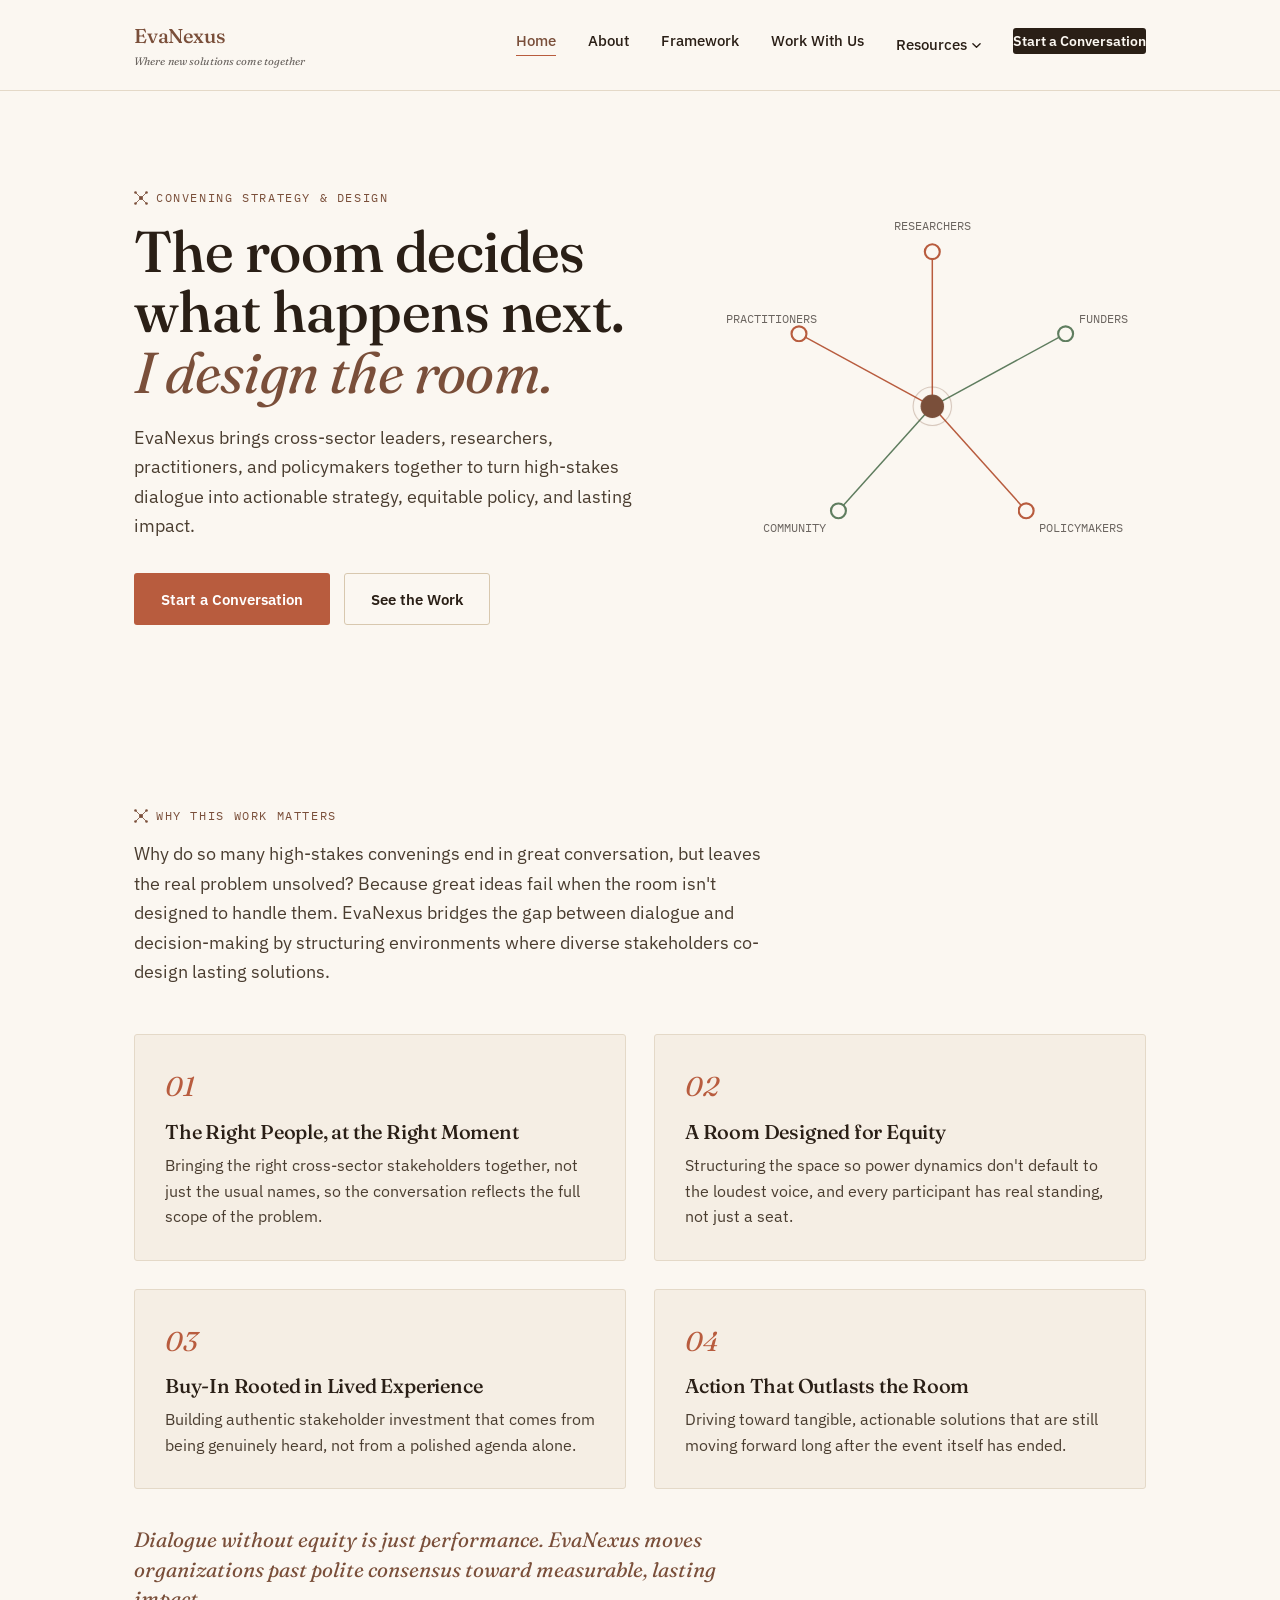
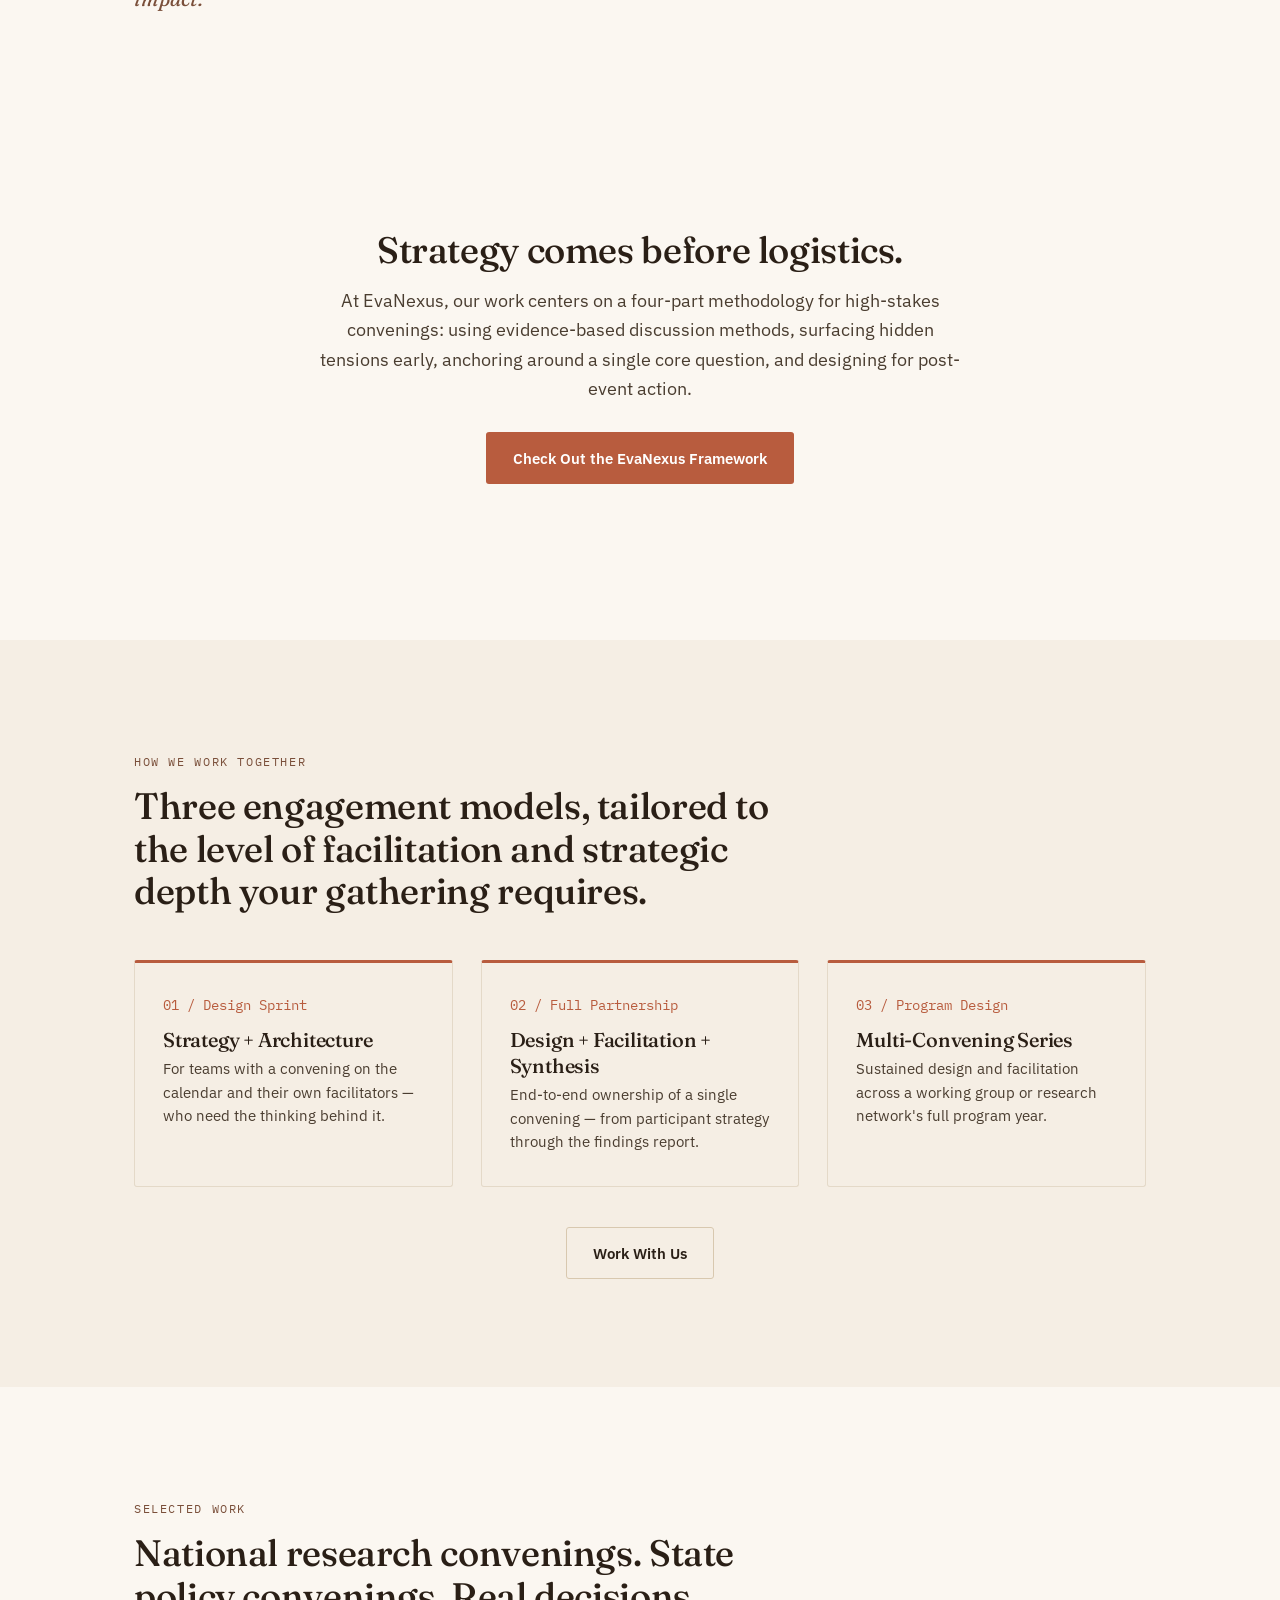
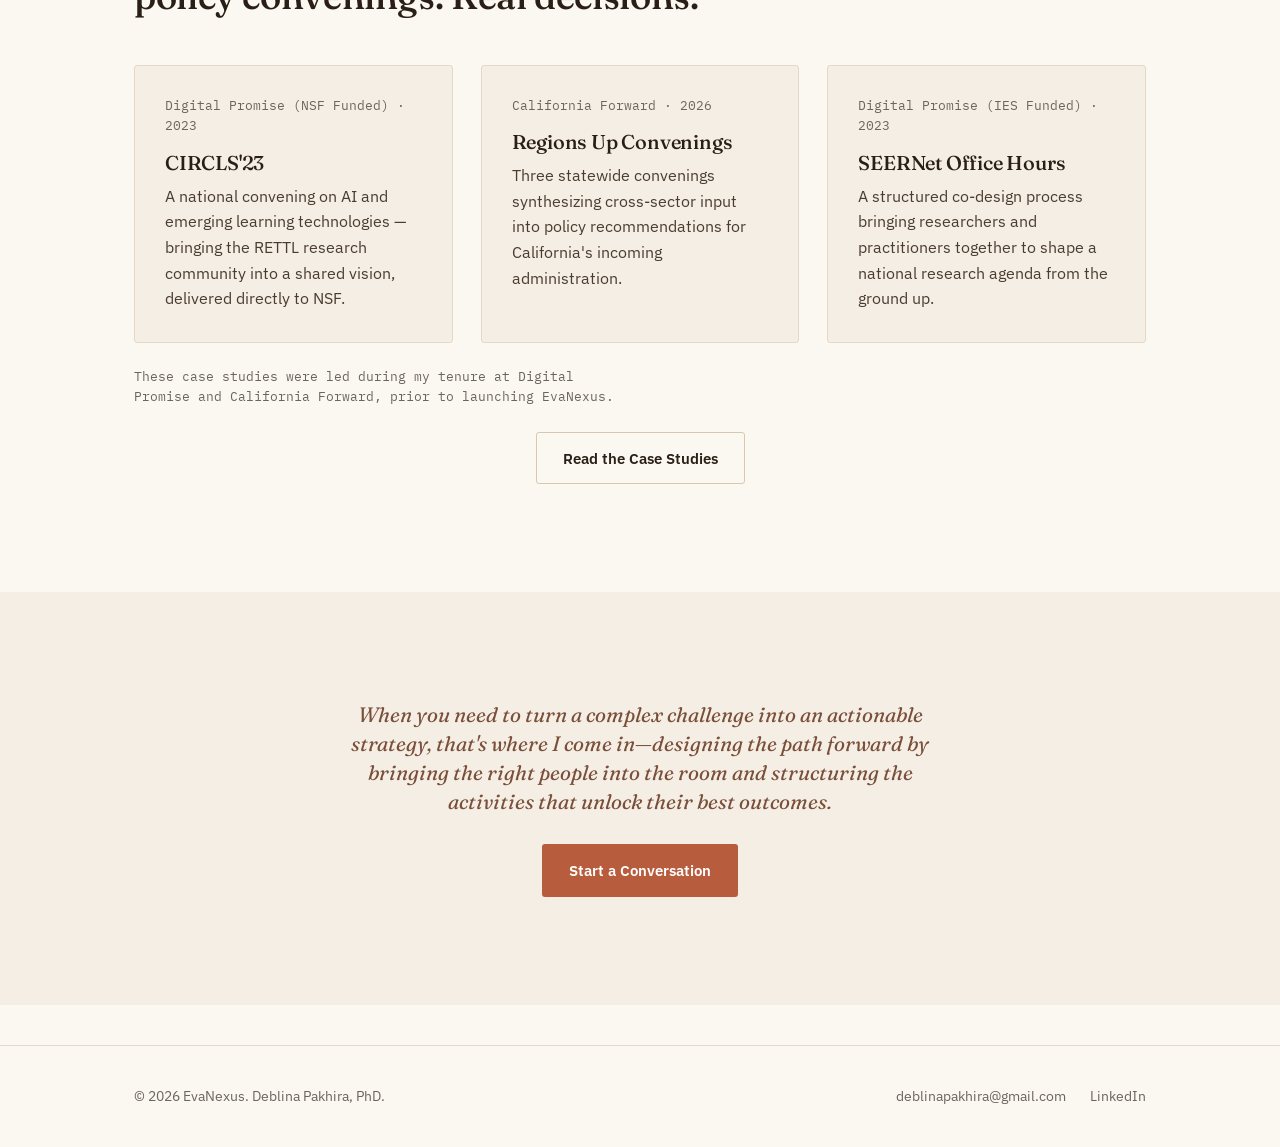
<file: index.html>
<!DOCTYPE html>
<html lang="en">
<head>
<meta charset="UTF-8">
<meta name="viewport" content="width=device-width, initial-scale=1.0">
<title>EvaNexus — Convening Strategy & Design</title>
<meta name="description" content="Deblina Pakhira, PhD helps foundations, research organizations, health and education institutions design and facilitate high-stakes convenings that generate real decisions.">
<link rel="stylesheet" href="styles.css">
</head>
<body>

<header class="site-header">
  <nav class="nav">
<div class="wordmark-group">
<a href="index.html" class="wordmark">EvaNexus</a>
  <span class="wordmark-subtext">Where new solutions come together</span>
</div>  
    <button class="nav-toggle" aria-label="Toggle menu"><span></span><span></span><span></span></button>
    <ul class="nav-links">
      <li><a href="index.html">Home</a></li>
      <li><a href="about.html">About</a></li>
      <li><a href="framework.html">Framework</a></li>
<li><a href="services.html">Work With Us</a></li>
      <li class="has-dropdown">
        <a href="#" class="dropdown-trigger">Resources <svg class="dropdown-chevron" viewBox="0 0 10 6" fill="none"><path d="M1 1L5 5L9 1" stroke="currentColor" stroke-width="1.5" stroke-linecap="round" stroke-linejoin="round"/></svg></a>
        <ul class="dropdown-menu">
          <li><a href="case-studies.html">Case Studies</a></li>
          <li><a href="blog.html">Blog</a></li>
        </ul>
      </li>
      <li><a href="contact.html" class="nav-cta">Start a Conversation</a></li>
    </ul>
  </nav>
</header>

<main>

  <!-- HERO -->
  <section class="hero">
    <div class="wrap hero-grid">
      <div>
        <p class="eyebrow"><svg class="nexus-glyph" viewBox="0 0 14 14"><circle cx="7" cy="7" r="2" fill="currentColor"/><circle cx="1.5" cy="1.5" r="1.3" fill="currentColor"/><circle cx="12.5" cy="1.5" r="1.3" fill="currentColor"/><circle cx="1.5" cy="12.5" r="1.3" fill="currentColor"/><circle cx="12.5" cy="12.5" r="1.3" fill="currentColor"/><line x1="7" y1="7" x2="1.5" y2="1.5" stroke="currentColor" stroke-width="0.8"/><line x1="7" y1="7" x2="12.5" y2="1.5" stroke="currentColor" stroke-width="0.8"/><line x1="7" y1="7" x2="1.5" y2="12.5" stroke="currentColor" stroke-width="0.8"/><line x1="7" y1="7" x2="12.5" y2="12.5" stroke="currentColor" stroke-width="0.8"/></svg> Convening Strategy &amp; Design</p>
        <h1>The room decides<br>what happens next.<br><em class="accent">I design the room.</em></h1>
        <p class="lede">EvaNexus brings cross-sector leaders, researchers, practitioners, and policymakers together to turn high-stakes dialogue into actionable strategy, equitable policy, and lasting impact.</p>
        <div class="hero-cta-row">
          <a href="contact.html" class="btn btn-primary">Start a Conversation</a>
          <a href="case-studies.html" class="btn btn-ghost">See the Work</a>
        </div>
      </div>

      <div class="hero-diagram" aria-hidden="true">
        <svg viewBox="0 0 400 400" width="100%" height="100%">
          <!-- connecting lines -->
          <line class="nx-line" x1="200" y1="200" x2="200" y2="55" stroke="#B85C3E" stroke-width="1.4" style="animation-delay:0.1s"/>
          <line class="nx-line" x1="200" y1="200" x2="325" y2="132" stroke="#5F7D5F" stroke-width="1.4" style="animation-delay:0.25s"/>
          <line class="nx-line" x1="200" y1="200" x2="288" y2="298" stroke="#B85C3E" stroke-width="1.4" style="animation-delay:0.4s"/>
          <line class="nx-line" x1="200" y1="200" x2="112" y2="298" stroke="#5F7D5F" stroke-width="1.4" style="animation-delay:0.55s"/>
          <line class="nx-line" x1="200" y1="200" x2="75" y2="132" stroke="#B85C3E" stroke-width="1.4" style="animation-delay:0.7s"/>

          <!-- outer nodes -->
          <g class="nx-node" style="animation-delay:0.5s">
            <circle cx="200" cy="55" r="7" fill="#FBF7F1" stroke="#B85C3E" stroke-width="2"/>
            <text x="200" y="35" text-anchor="middle" font-family="IBM Plex Mono" font-size="11" fill="#6B6560">RESEARCHERS</text>
          </g>
          <g class="nx-node" style="animation-delay:0.65s">
            <circle cx="325" cy="132" r="7" fill="#FBF7F1" stroke="#5F7D5F" stroke-width="2"/>
            <text x="338" y="122" font-family="IBM Plex Mono" font-size="11" fill="#6B6560">FUNDERS</text>
          </g>
          <g class="nx-node" style="animation-delay:0.8s">
            <circle cx="288" cy="298" r="7" fill="#FBF7F1" stroke="#B85C3E" stroke-width="2"/>
            <text x="300" y="318" font-family="IBM Plex Mono" font-size="11" fill="#6B6560">POLICYMAKERS</text>
          </g>
          <g class="nx-node" style="animation-delay:0.95s">
            <circle cx="112" cy="298" r="7" fill="#FBF7F1" stroke="#5F7D5F" stroke-width="2"/>
            <text x="100" y="318" text-anchor="end" font-family="IBM Plex Mono" font-size="11" fill="#6B6560">COMMUNITY</text>
          </g>
          <g class="nx-node" style="animation-delay:1.1s">
            <circle cx="75" cy="132" r="7" fill="#FBF7F1" stroke="#B85C3E" stroke-width="2"/>
            <text x="92" y="122" text-anchor="end" font-family="IBM Plex Mono" font-size="11" fill="#6B6560">PRACTITIONERS</text>
          </g>

          <!-- center node -->
          <g class="nx-node" style="animation-delay:1.3s">
            <circle cx="200" cy="200" r="11" fill="#7A4F3A"/>
            <circle cx="200" cy="200" r="18" fill="none" stroke="#7A4F3A" stroke-width="1" opacity="0.3"/>
          </g>
        </svg>
      </div>
    </div>
  </section>

  <!-- WHY CONVENE -->
  <section>
    <div class="wrap">
      <div class="section-head fade-up">
        <p class="eyebrow"><svg class="nexus-glyph" viewBox="0 0 14 14"><circle cx="7" cy="7" r="2" fill="currentColor"/><circle cx="1.5" cy="1.5" r="1.3" fill="currentColor"/><circle cx="12.5" cy="1.5" r="1.3" fill="currentColor"/><circle cx="1.5" cy="12.5" r="1.3" fill="currentColor"/><circle cx="12.5" cy="12.5" r="1.3" fill="currentColor"/><line x1="7" y1="7" x2="1.5" y2="1.5" stroke="currentColor" stroke-width="0.8"/><line x1="7" y1="7" x2="12.5" y2="1.5" stroke="currentColor" stroke-width="0.8"/><line x1="7" y1="7" x2="1.5" y2="12.5" stroke="currentColor" stroke-width="0.8"/><line x1="7" y1="7" x2="12.5" y2="12.5" stroke="currentColor" stroke-width="0.8"/></svg> Why This Work Matters</p>
        <p class="lede">Why do so many high-stakes convenings end in great conversation, but leaves the real problem unsolved? Because great ideas fail when the room isn't designed to handle them. EvaNexus bridges the gap between dialogue and decision-making by structuring environments where diverse stakeholders co-design lasting solutions.</p>
      </div>

      <div class="grid-2" style="gap:28px;">
        <div class="card fade-up">
          <p class="mono-stat" style="margin-bottom:10px; font-family:var(--font-display); font-style:italic; font-size:1.7rem; color:var(--terracotta);">01</p>
          <h3>The Right People, at the Right Moment</h3>
          <p>Bringing the right cross-sector stakeholders together, not just the usual names, so the conversation reflects the full scope of the problem.</p>
        </div>
        <div class="card fade-up">
          <p class="mono-stat" style="margin-bottom:10px; font-family:var(--font-display); font-style:italic; font-size:1.7rem; color:var(--terracotta);">02</p>
          <h3>A Room Designed for Equity</h3>
          <p>Structuring the space so power dynamics don't default to the loudest voice, and every participant has real standing, not just a seat.</p>
        </div>
        <div class="card fade-up">
          <p class="mono-stat" style="margin-bottom:10px; font-family:var(--font-display); font-style:italic; font-size:1.7rem; color:var(--terracotta);">03</p>
          <h3>Buy-In Rooted in Lived Experience</h3>
          <p>Building authentic stakeholder investment that comes from being genuinely heard, not from a polished agenda alone.</p>
        </div>
        <div class="card fade-up">
          <p class="mono-stat" style="margin-bottom:10px; font-family:var(--font-display); font-style:italic; font-size:1.7rem; color:var(--terracotta);">04</p>
          <h3>Action That Outlasts the Room</h3>
          <p>Driving toward tangible, actionable solutions that are still moving forward long after the event itself has ended.</p>
        </div>
      </div>

      <p class="closer-line fade-up" style="margin-top:36px;">Dialogue without equity is just performance. EvaNexus moves organizations past polite consensus toward measurable, lasting impact.</p>
    </div>
  </section>

  <!-- FRAMEWORK CALLOUT -->
  
  <section>
    <div class="wrap center">
      <div class="section-head center fade-up" style="margin-left:auto; margin-right:auto;">
        <h2>Strategy comes before logistics.</h2>
        <p class="lede" style="margin:0 auto 28px;">At EvaNexus, our work centers on a four-part methodology for high-stakes convenings: using evidence-based discussion methods, surfacing hidden tensions early, anchoring around a single core question, and designing for post-event action.</p>
        <a href="framework.html" class="btn btn-primary">Check Out the EvaNexus Framework</a>
      </div>
    </div>
  </section>

  <!-- SERVICES TEASER -->
  <section class="section-card">
    <div class="wrap">
      <div class="section-head fade-up">
        <p class="eyebrow">How We Work Together</p>
        <h2>Three engagement models, tailored to the level of facilitation and strategic depth your gathering requires.</h2>
      </div>
      <div class="grid-3">
        <div class="tier-card fade-up">
          <div class="tier-num">01 / Design Sprint</div>
          <h3>Strategy + Architecture</h3>
          <p class="tier-desc">For teams with a convening on the calendar and their own facilitators — who need the thinking behind it.</p>
        </div>
        <div class="tier-card fade-up">
          <div class="tier-num">02 / Full Partnership</div>
          <h3>Design + Facilitation + Synthesis</h3>
          <p class="tier-desc">End-to-end ownership of a single convening — from participant strategy through the findings report.</p>
        </div>
        <div class="tier-card fade-up">
          <div class="tier-num">03 / Program Design</div>
          <h3>Multi-Convening Series</h3>
          <p class="tier-desc">Sustained design and facilitation across a working group or research network's full program year.</p>
        </div>
      </div>
      <div class="center" style="margin-top:40px;">
        <a href="services.html" class="btn btn-ghost">Work With Us</a>
      </div>
    </div>
  </section>

  <!-- CASE STUDY TEASER -->
  <section>
    <div class="wrap">
      <div class="section-head fade-up">
        <p class="eyebrow">Selected Work</p>
        <h2>National research convenings. State policy convenings. Real decisions.</h2>
      </div>

      <div class="grid-3">
        <div class="card fade-up">
          <p class="mono-stat">Digital Promise (NSF Funded) &middot; 2023</p>
          <h3>CIRCLS'23</h3>
          <p>A national convening on AI and emerging learning technologies — bringing the RETTL research community into a shared vision, delivered directly to NSF.</p>
        </div>
        <div class="card fade-up">
          <p class="mono-stat">California Forward &middot; 2026</p>
          <h3>Regions Up Convenings</h3>
          <p>Three statewide convenings synthesizing cross-sector input into policy recommendations for California's incoming administration.</p>
        </div>
        <div class="card fade-up">
          <p class="mono-stat">Digital Promise (IES Funded) &middot; 2023</p>
          <h3>SEERNet Office Hours</h3>
          <p>A structured co-design process bringing researchers and practitioners together to shape a national research agenda from the ground up.</p>
        </div>
      </div>
      <p class="mono-stat" style="margin-top:24px; max-width:62ch;">These case studies were led during my tenure at Digital Promise and California Forward, prior to launching EvaNexus.</p>
      <div class="center" style="margin-top:24px;">
        <a href="case-studies.html" class="btn btn-ghost">Read the Case Studies</a>
      </div>
    </div>
  </section>

  <!-- CLOSING CTA -->
  <section class="section-card">
    <div class="wrap center">
      <p class="closer-line" style="margin:0 auto 28px;">When you need to turn a complex challenge into an actionable strategy, that's where I come in—designing the path forward by bringing the right people into the room and structuring the activities that unlock their best outcomes.</p>
      <a href="contact.html" class="btn btn-primary">Start a Conversation</a>
    </div>
  </section>

</main>

<footer class="site-footer">
  <div class="wrap footer-grid">
    <span>&copy; 2026 EvaNexus. Deblina Pakhira, PhD.</span>
    <ul class="footer-links">
      <li><a href="mailto:deblinapakhira@gmail.com">deblinapakhira@gmail.com</a></li>
      <li><a href="https://linkedin.com/in/deblinapakhira" target="_blank" rel="noopener">LinkedIn</a></li>
    </ul>
  </div>
</footer>

<script src="script.js"></script>
</body>
</html>
</file>
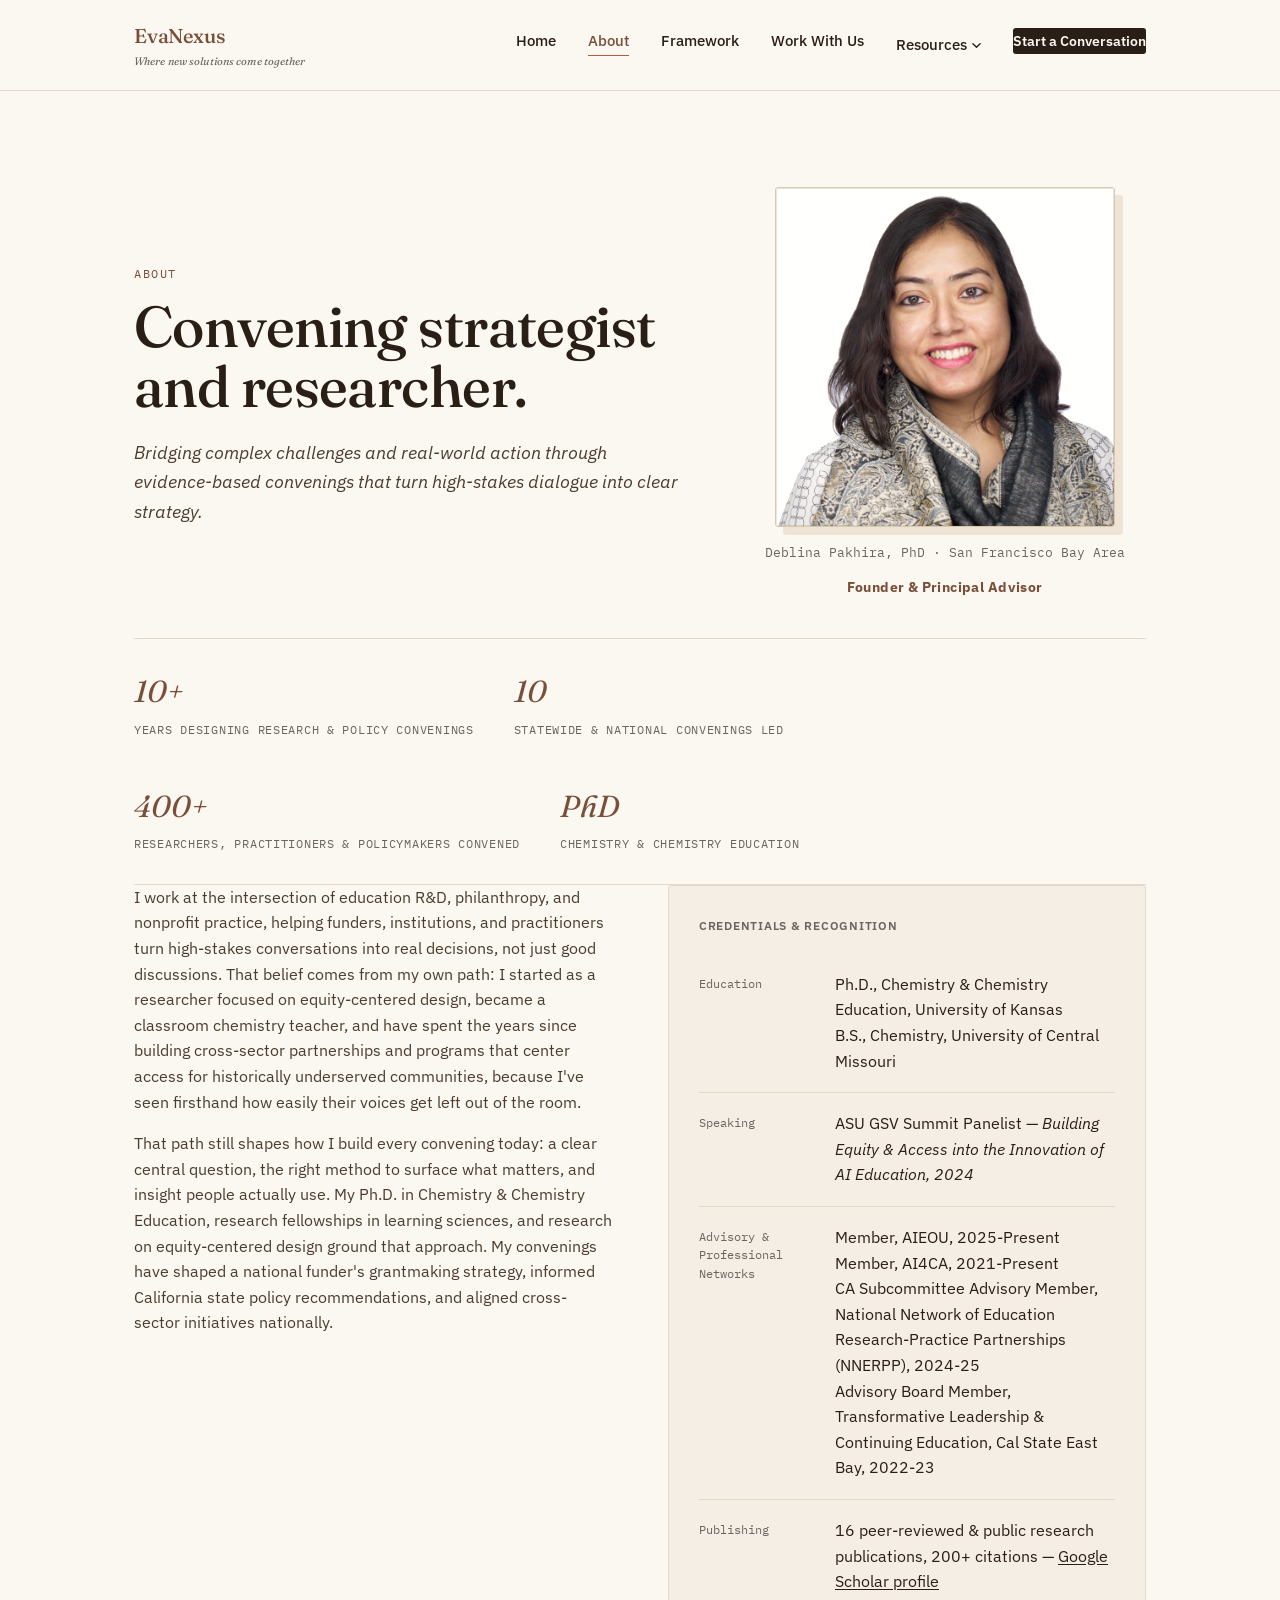
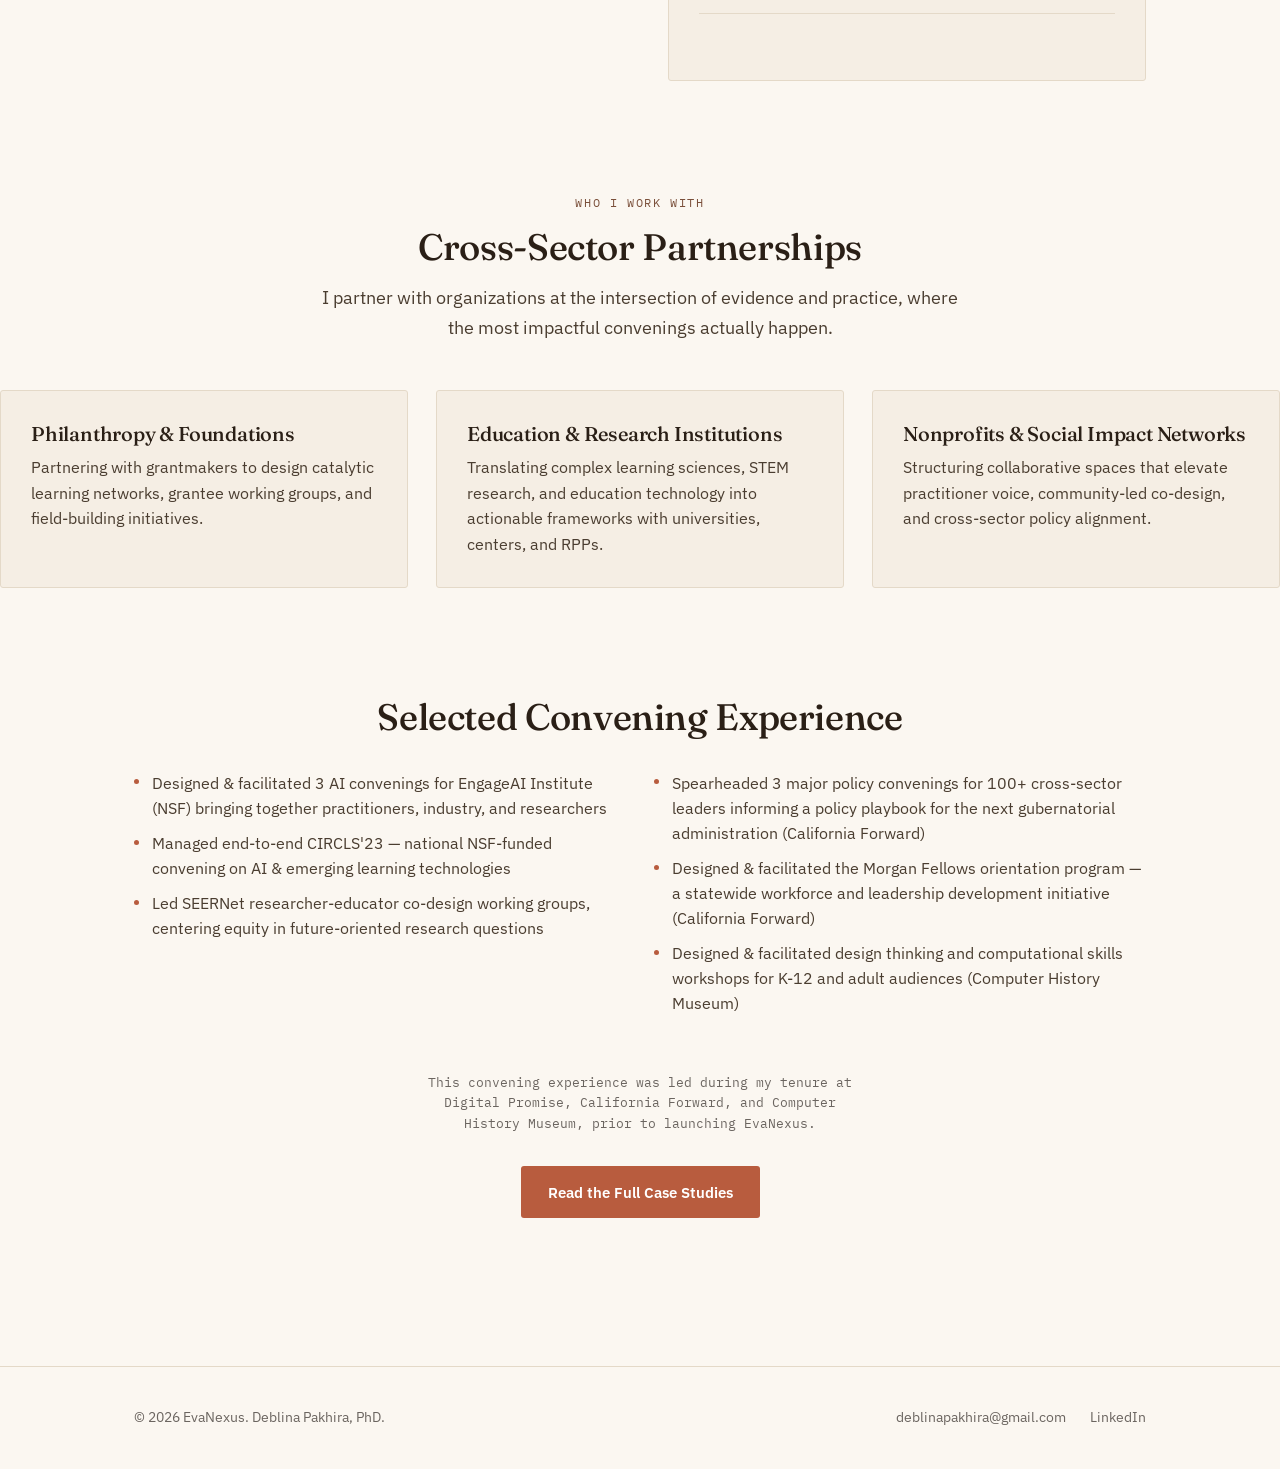
<file: about.html>
<!DOCTYPE html>
<html lang="en">
<head>
<meta charset="UTF-8">
<meta name="viewport" content="width=device-width, initial-scale=1.0">
<title>About — EvaNexus </title>
<meta name="description" content="Deblina Pakhira, PhD — convening strategist and researcher.">
<link rel="stylesheet" href="styles.css">
</head>
<body>

<header class="site-header">
  <nav class="nav">
<div class="wordmark-group">
<a href="index.html" class="wordmark">EvaNexus</a>
  <span class="wordmark-subtext">Where new solutions come together</span>
</div>   
    <button class="nav-toggle" aria-label="Toggle menu"><span></span><span></span><span></span></button>
    <ul class="nav-links">
      <li><a href="index.html">Home</a></li>
      <li><a href="about.html">About</a></li>
      <li><a href="framework.html">Framework</a></li>
<li><a href="services.html">Work With Us</a></li>
      <li class="has-dropdown">
        <a href="#" class="dropdown-trigger">Resources <svg class="dropdown-chevron" viewBox="0 0 10 6" fill="none"><path d="M1 1L5 5L9 1" stroke="currentColor" stroke-width="1.5" stroke-linecap="round" stroke-linejoin="round"/></svg></a>
        <ul class="dropdown-menu">
          <li><a href="case-studies.html">Case Studies</a></li>
          <li><a href="blog.html">Blog</a></li>
        </ul>
      </li>
      <li><a href="contact.html" class="nav-cta">Start a Conversation</a></li>
    </ul>
  </nav>
</header>

<main>

  <section class="hero" style="padding-bottom: 40px;">
    <div class="wrap hero-grid" style="grid-template-columns: 1.15fr 0.85fr;">
      <div>
        <p class="eyebrow">About</p>
        <h1>Convening strategist<br> and researcher.</h1>
<p class="lede"><em>Bridging complex challenges and real-world action through evidence-based convenings that turn high-stakes dialogue into clear strategy.</em></p>      </div>
      <div class="fade-up">
        <div class="headshot-frame">
          <img src="headshot.jpg" alt="Portrait of Deblina Pakhira, PhD" width="800" height="800">
        </div>
        <p class="mono-stat headshot-caption">Deblina Pakhira, PhD &middot; San Francisco Bay Area</p>
        <p class="headshot-caption" style="font-weight:700; color:var(--terracotta-deep); font-size:0.85rem; letter-spacing:0.03em; margin-top:4px;">Founder &amp; Principal Advisor</p>
      </div>
    </div>
  </section>

  <!-- STAT STRIP -->
  <div class="wrap">
    <div class="stat-strip">
      <div class="stat"><span class="num">10+</span><span class="label">Years designing research &amp; policy convenings</span></div>
      <div class="stat"><span class="num">10</span><span class="label">Statewide &amp; national convenings led</span></div>
      <div class="stat"><span class="num">400+</span><span class="label">Researchers, practitioners &amp; policymakers convened</span></div>
      <div class="stat"><span class="num">PhD</span><span class="label">Chemistry &amp; Chemistry Education</span></div>
    </div>
  </div>

  <section style="padding-top:0;">
    <div class="wrap">
      <div class="grid-2" style="align-items:start; gap:56px;">
        <div class="fade-up">
          <p>I work at the intersection of education R&amp;D, philanthropy, and nonprofit practice, helping funders, institutions, and practitioners turn high-stakes conversations into real decisions, not just good discussions. That belief comes from my own path: I started as a researcher focused on equity-centered design, became a classroom chemistry teacher, and have spent the years since building cross-sector partnerships and programs that center access for historically underserved communities, because I've seen firsthand how easily their voices get left out of the room.</p>
          <p>That path still shapes how I build every convening today: a clear central question, the right method to surface what matters, and insight people actually use. My Ph.D. in Chemistry &amp; Chemistry Education, research fellowships in learning sciences, and research on equity-centered design ground that approach. My convenings have shaped a national funder's grantmaking strategy, informed California state policy recommendations, and aligned cross-sector initiatives nationally.</p>
        </div>

        <div class="fade-up">
          <div class="card">
            <h4 style="margin-bottom:18px; letter-spacing:0.06em; text-transform:uppercase; font-size:0.78rem; color:var(--warm-gray);">Credentials &amp; Recognition</h4>
            <ul class="creds-list">
              <li>
                <span class="creds-label">Education</span>
                <span>Ph.D., Chemistry &amp; Chemistry Education, University of Kansas<br>B.S., Chemistry, University of Central Missouri</span>
              </li>
              <li>
                <span class="creds-label">Speaking</span>
                <span>ASU GSV Summit Panelist — <em style="font-style:italic;">Building Equity &amp; Access into the Innovation of AI Education, 2024</em></span>
              </li>
              <li>
                <span class="creds-label">Advisory & <br>Professional<br>Networks</span>
                <span>Member, AIEOU, 2025-Present<br>Member, AI4CA, 2021-Present<br>CA Subcommittee Advisory Member, National Network of Education Research-Practice Partnerships (NNERPP), 2024-25<br>Advisory Board Member, Transformative Leadership &amp; Continuing Education, Cal State East Bay, 2022-23</span>
              </li>
              <li>
                <span class="creds-label">Publishing</span>
                <span>16 peer-reviewed &amp; public research publications, 200+ citations &mdash; <a href="https://scholar.google.com/citations?user=l3Mzb8AAAAAJ&amp;hl=en" target="_blank" rel="noopener" style="text-decoration:underline; text-underline-offset:2px;">Google Scholar profile</a></span>
              </li>
              <li>
      
      
  </section>

 <div class="section-head center fade-up" style="margin-left:auto; margin-right:auto;">
        <p class="eyebrow" style="justify-content:center;">Who I Work With</p>
        <h2>Cross-Sector Partnerships</h2>
        <p class="lede" style="margin:0 auto;">I partner with organizations at the intersection of evidence and practice, where the most impactful convenings actually happen.</p>
      </div>
      <div class="grid-3">
        <div class="card fade-up">
          <h3>Philanthropy &amp; Foundations</h3>
          <p>Partnering with grantmakers to design catalytic learning networks, grantee working groups, and field-building initiatives.</p>
        </div>
        <div class="card fade-up">
          <h3>Education &amp; Research Institutions</h3>
          <p>Translating complex learning sciences, STEM research, and education technology into actionable frameworks with universities, centers, and RPPs.</p>
        </div>
        <div class="card fade-up">
          <h3>Nonprofits &amp; Social Impact Networks</h3>
          <p>Structuring collaborative spaces that elevate practitioner voice, community-led co-design, and cross-sector policy alignment.</p>
        </div>
      </div>
  </section>

  <section class="center">
    <div class="wrap">
      <h2 class="fade-up">Selected Convening Experience</h2>
      <div class="grid-2 fade-up" style="text-align:left; margin-top:32px;">
        <ul class="tier-list" style="font-size:0.98rem;">
          <li>Designed &amp; facilitated 3 AI convenings for EngageAI Institute (NSF) bringing together practitioners, industry, and researchers</li>
          <li>Managed end-to-end CIRCLS'23 — national NSF-funded convening on AI &amp; emerging learning technologies</li>
          <li>Led SEERNet researcher-educator co-design working groups, centering equity in future-oriented research questions</li>
        </ul>
        <ul class="tier-list" style="font-size:0.98rem;">
          <li>Spearheaded 3 major policy convenings for 100+ cross-sector leaders informing a policy playbook for the next gubernatorial administration (California Forward)</li>
          <li>Designed &amp; facilitated the Morgan Fellows orientation program — a statewide workforce and leadership development initiative (California Forward)</li>
          <li>Designed &amp; facilitated design thinking and computational skills workshops for K-12 and adult audiences (Computer History Museum)</li>
        </ul>
      </div>
      <p class="mono-stat fade-up" style="max-width:56ch; margin:24px auto 0;">This convening experience was led during my tenure at Digital Promise, California Forward, and Computer History Museum, prior to launching EvaNexus. </p>
      <div style="margin-top:32px;">
        <a href="case-studies.html" class="btn btn-primary">Read the Full Case Studies</a>
      </div>
    </div>
  </section>

</main>

<footer class="site-footer">
  <div class="wrap footer-grid">
    <span>&copy; 2026 EvaNexus. Deblina Pakhira, PhD.</span>
    <ul class="footer-links">
      <li><a href="mailto:deblinapakhira@gmail.com">deblinapakhira@gmail.com</a></li>
      <li><a href="https://linkedin.com/in/deblinapakhira" target="_blank" rel="noopener">LinkedIn</a></li>
    </ul>
  </div>
</footer>

<script src="script.js"></script>
</body>
</html>
</file>
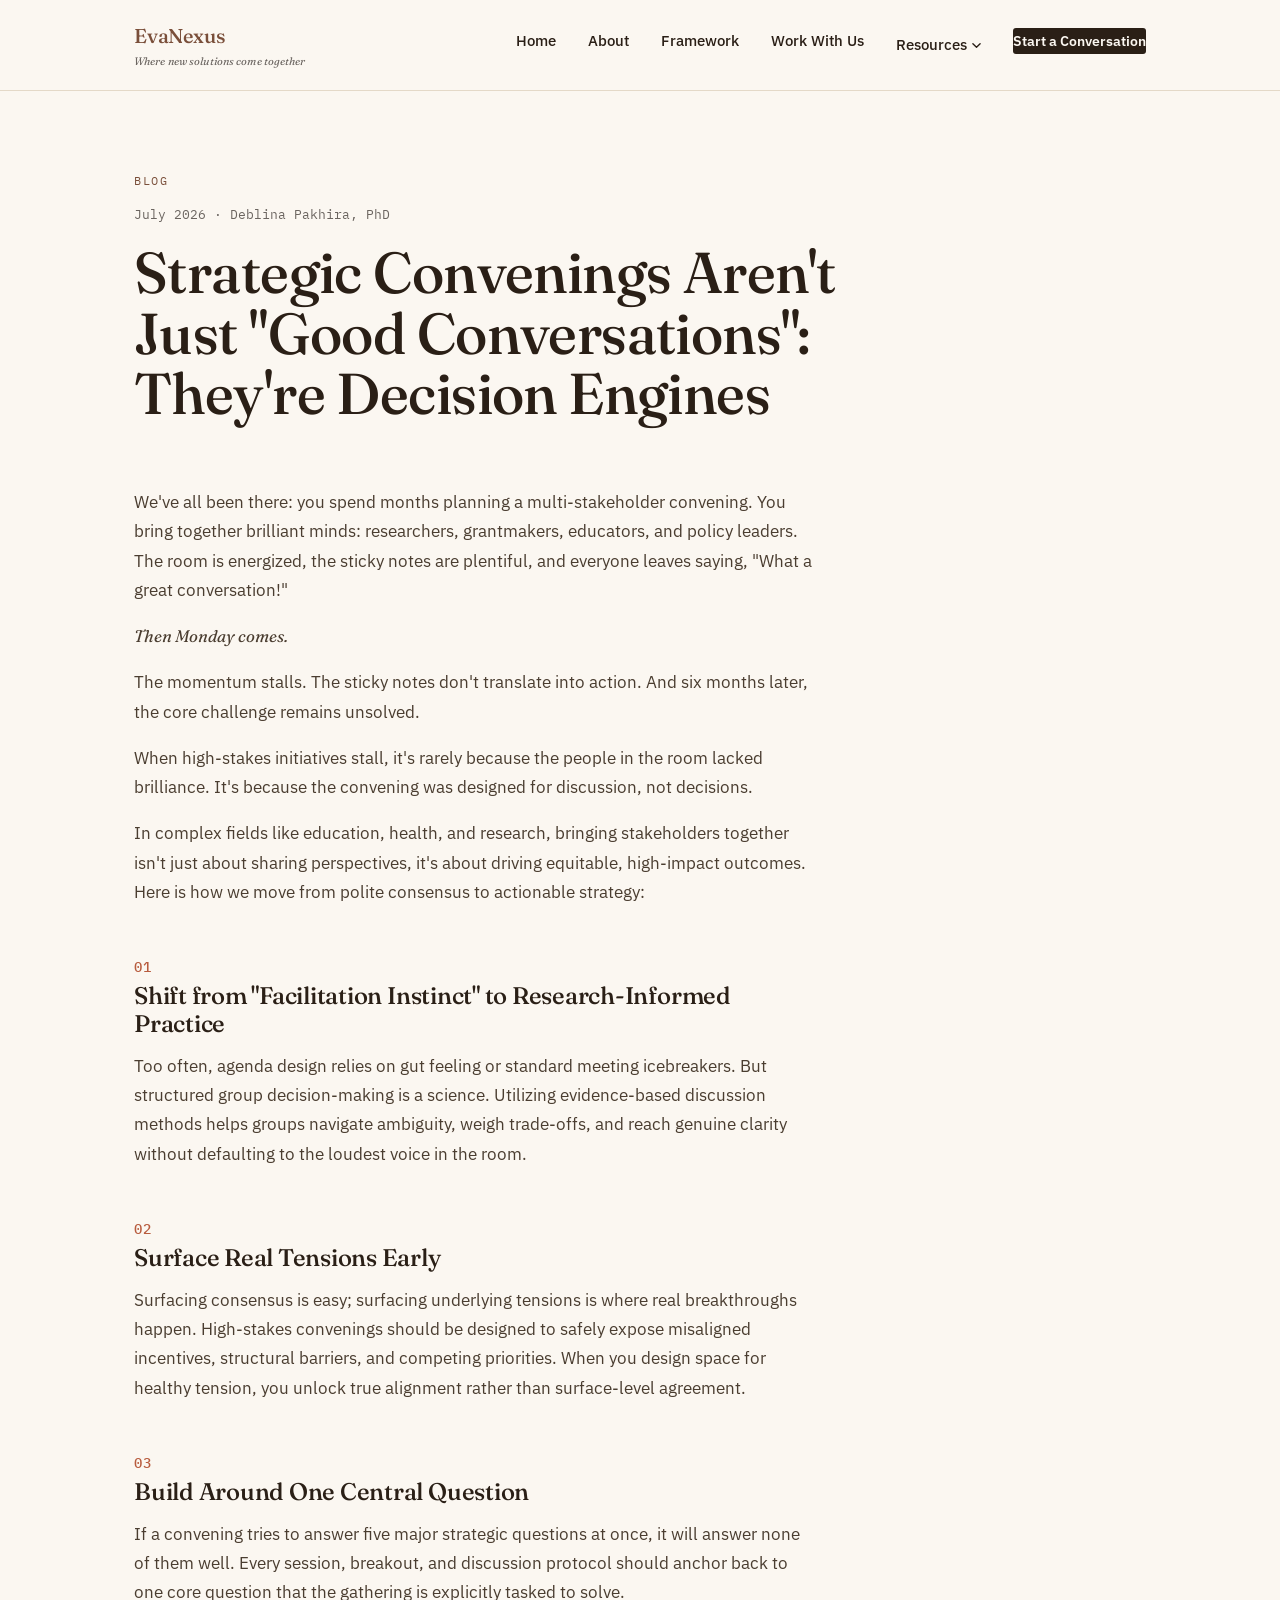
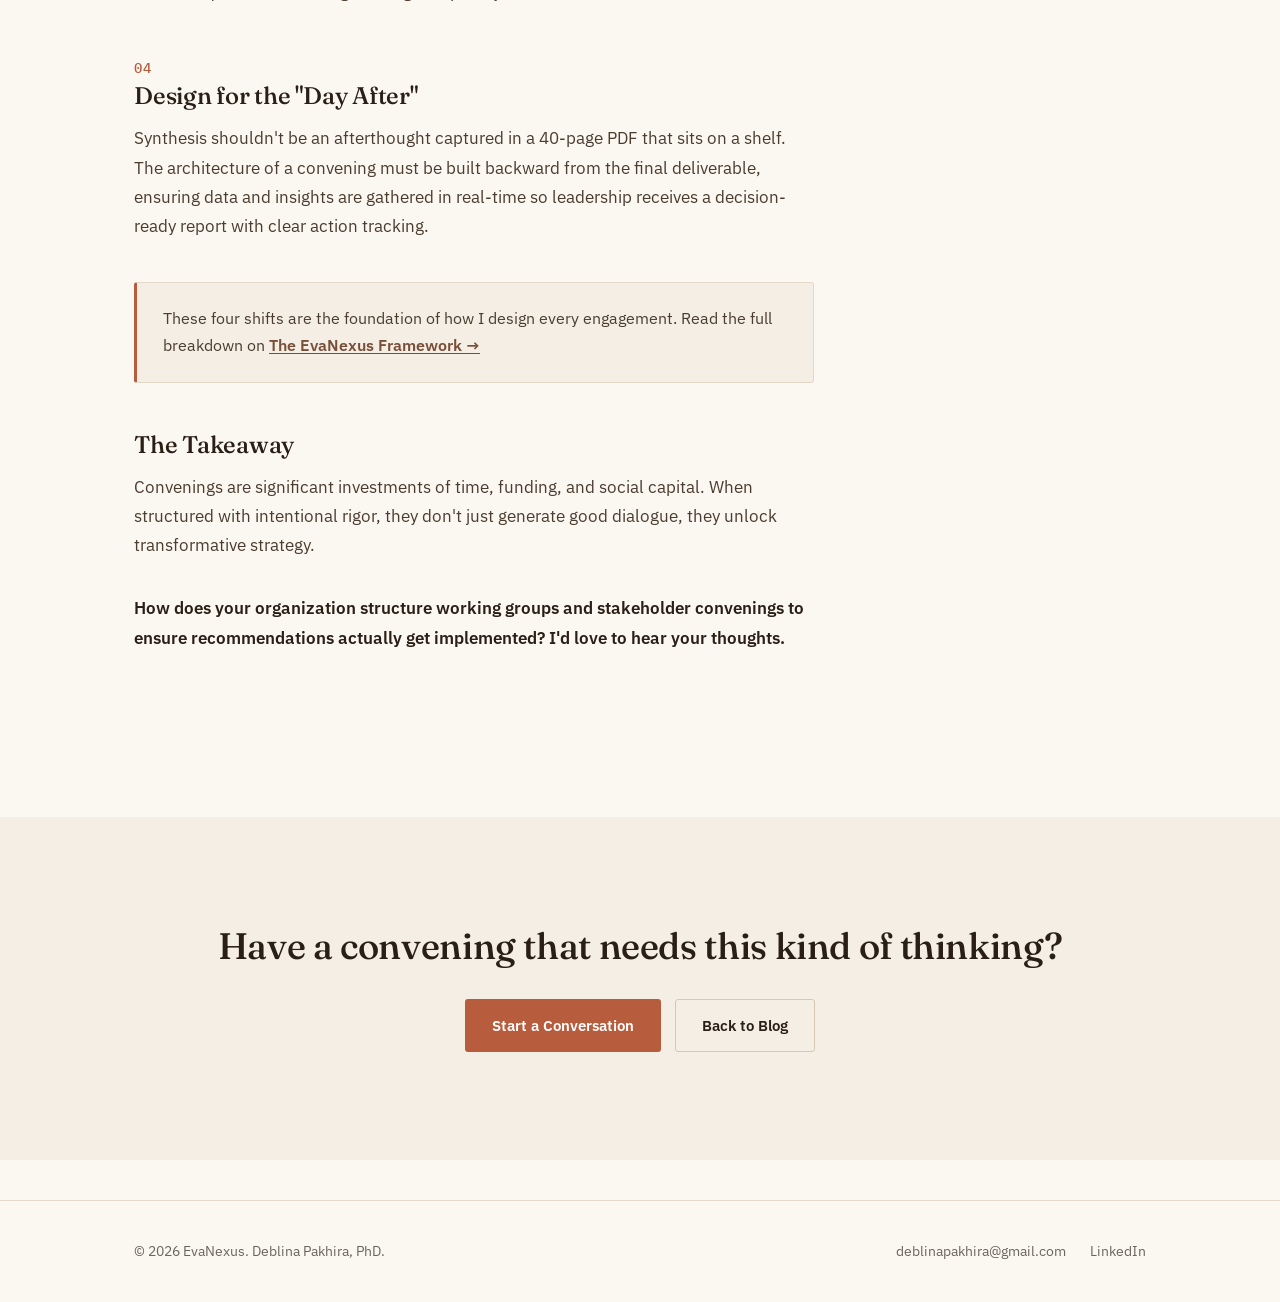
<file: blog-decision-engines.html>
<!DOCTYPE html>
<html lang="en">
<head>
<meta charset="UTF-8">
<meta name="viewport" content="width=device-width, initial-scale=1.0">
<title>Strategic Convenings Aren't Just "Good Conversations": They're Decision Engines — EvaNexus </title>
<meta name="description" content="Why convenings that feel energizing in the room so often stall by Monday, and the four shifts that turn polite consensus into actionable strategy.">
<link rel="stylesheet" href="styles.css">
<style>
  .post-hero { padding: clamp(48px, 7vw, 76px) 0 clamp(24px, 4vw, 40px); }
  .post-meta {
    font-family: var(--font-mono);
    font-size: 0.8rem;
    color: var(--warm-gray);
    margin-bottom: 18px;
  }
  .post-body { max-width: 68ch; }
  .post-body p { font-size: 1.05rem; line-height: 1.75; color: var(--ink-soft); }
  .post-body h2 {
    font-size: 1.5rem;
    margin-top: 2.2em;
    margin-bottom: 0.6em;
  }
  .post-body h2 .num {
    font-family: var(--font-mono);
    font-size: 0.85rem;
    color: var(--terracotta);
    display: block;
    margin-bottom: 6px;
    letter-spacing: 0.06em;
  }
  .post-lead {
    font-size: 1.2rem;
    color: var(--ink-soft);
    font-family: var(--font-display);
    font-style: italic;
  }
  .framework-callout {
    background: var(--card);
    border: 1px solid var(--line);
    border-left: 3px solid var(--terracotta);
    border-radius: var(--radius);
    padding: 22px 26px;
    margin: 40px 0;
    max-width: 68ch;
  }
  .framework-callout p { margin: 0; font-size: 0.98rem; }
  .framework-callout a { color: var(--terracotta-deep); text-decoration: underline; text-underline-offset: 2px; font-weight: 600; }
</style>
</head>
<body>

<header class="site-header">
  <nav class="nav">
<div class="wordmark-group">
<a href="index.html" class="wordmark">EvaNexus</a>
  <span class="wordmark-subtext">Where new solutions come together</span>
</div>
    <button class="nav-toggle" aria-label="Toggle menu"><span></span><span></span><span></span></button>
    <ul class="nav-links">
      <li><a href="index.html">Home</a></li>
      <li><a href="about.html">About</a></li>
      <li><a href="framework.html">Framework</a></li>
<li><a href="services.html">Work With Us</a></li>
      <li class="has-dropdown">
        <a href="#" class="dropdown-trigger">Resources <svg class="dropdown-chevron" viewBox="0 0 10 6" fill="none"><path d="M1 1L5 5L9 1" stroke="currentColor" stroke-width="1.5" stroke-linecap="round" stroke-linejoin="round"/></svg></a>
        <ul class="dropdown-menu">
          <li><a href="case-studies.html">Case Studies</a></li>
          <li><a href="blog.html">Blog</a></li>
        </ul>
      </li>
      <li><a href="contact.html" class="nav-cta">Start a Conversation</a></li>
    </ul>
  </nav>
</header>

<main>

  <section class="post-hero">
    <div class="wrap">
      <p class="eyebrow">Blog</p>
      <p class="post-meta">July 2026 &middot; Deblina Pakhira, PhD</p>
      <h1 style="max-width:20ch;">Strategic Convenings Aren't Just "Good Conversations": They're Decision Engines</h1>
    </div>
  </section>

  <section style="padding-top:0;">
    <div class="wrap">
      <div class="post-body fade-up">

        <p>We've all been there: you spend months planning a multi-stakeholder convening. You bring together brilliant minds: researchers, grantmakers, educators, and policy leaders. The room is energized, the sticky notes are plentiful, and everyone leaves saying, "What a great conversation!"</p>

        <p class="post-lead">Then Monday comes.</p>

        <p>The momentum stalls. The sticky notes don't translate into action. And six months later, the core challenge remains unsolved.</p>

        <p>When high-stakes initiatives stall, it's rarely because the people in the room lacked brilliance. It's because the convening was designed for discussion, not decisions.</p>

        <p>In complex fields like education, health, and research, bringing stakeholders together isn't just about sharing perspectives, it's about driving equitable, high-impact outcomes. Here is how we move from polite consensus to actionable strategy:</p>

        <h2><span class="num">01</span>Shift from "Facilitation Instinct" to Research-Informed Practice</h2>
        <p>Too often, agenda design relies on gut feeling or standard meeting icebreakers. But structured group decision-making is a science. Utilizing evidence-based discussion methods helps groups navigate ambiguity, weigh trade-offs, and reach genuine clarity without defaulting to the loudest voice in the room.</p>

        <h2><span class="num">02</span>Surface Real Tensions Early</h2>
        <p>Surfacing consensus is easy; surfacing underlying tensions is where real breakthroughs happen. High-stakes convenings should be designed to safely expose misaligned incentives, structural barriers, and competing priorities. When you design space for healthy tension, you unlock true alignment rather than surface-level agreement.</p>

        <h2><span class="num">03</span>Build Around One Central Question</h2>
        <p>If a convening tries to answer five major strategic questions at once, it will answer none of them well. Every session, breakout, and discussion protocol should anchor back to one core question that the gathering is explicitly tasked to solve.</p>

        <h2><span class="num">04</span>Design for the "Day After"</h2>
        <p>Synthesis shouldn't be an afterthought captured in a 40-page PDF that sits on a shelf. The architecture of a convening must be built backward from the final deliverable, ensuring data and insights are gathered in real-time so leadership receives a decision-ready report with clear action tracking.</p>

        <div class="framework-callout">
          <p>These four shifts are the foundation of how I design every engagement. Read the full breakdown on <a href="framework.html">The EvaNexus Framework &rarr;</a></p>
        </div>

        <h2 style="margin-top:2em;">The Takeaway</h2>
        <p>Convenings are significant investments of time, funding, and social capital. When structured with intentional rigor, they don't just generate good dialogue, they unlock transformative strategy.</p>

        <p style="margin-top:2em; font-weight:600; color:var(--ink);">How does your organization structure working groups and stakeholder convenings to ensure recommendations actually get implemented? I'd love to hear your thoughts.</p>

      </div>
    </div>
  </section>

  <section class="section-card center" style="margin-top:56px;">
    <div class="wrap">
      <h2 class="fade-up">Have a convening that needs this kind of thinking?</h2>
      <div class="hero-cta-row" style="justify-content:center;">
        <a href="contact.html" class="btn btn-primary">Start a Conversation</a>
        <a href="blog.html" class="btn btn-ghost">Back to Blog</a>
      </div>
    </div>
  </section>

</main>

<footer class="site-footer">
  <div class="wrap footer-grid">
    <span>&copy; 2026 EvaNexus. Deblina Pakhira, PhD.</span>
    <ul class="footer-links">
      <li><a href="mailto:deblinapakhira@gmail.com">deblinapakhira@gmail.com</a></li>
      <li><a href="https://linkedin.com/in/deblinapakhira" target="_blank" rel="noopener">LinkedIn</a></li>
    </ul>
  </div>
</footer>

<script src="script.js"></script>
</body>
</html>
</file>
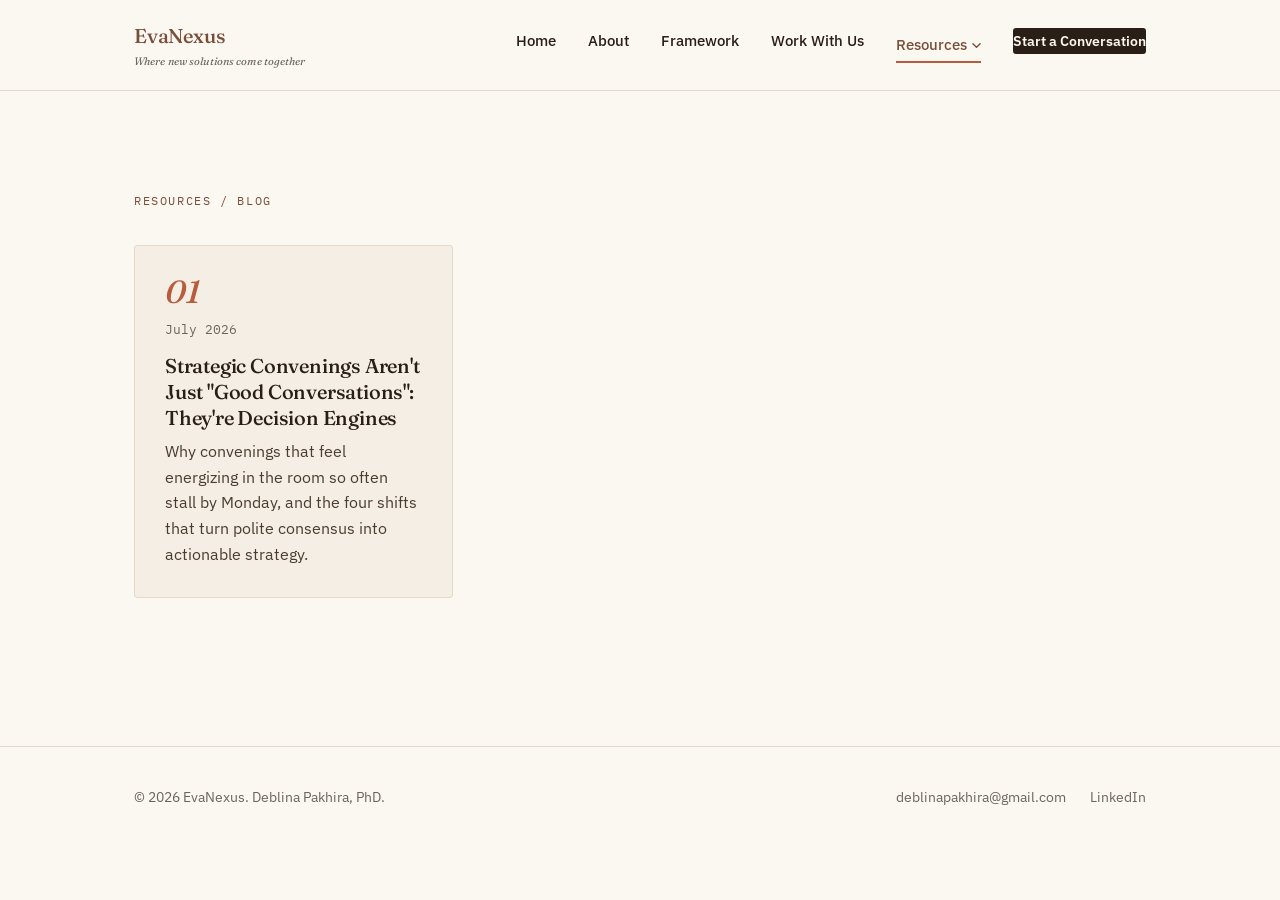
<file: blog.html>
<!DOCTYPE html>
<html lang="en">
<head>
<meta charset="UTF-8">
<meta name="viewport" content="width=device-width, initial-scale=1.0">
<title>Blog — EvaNexus </title>
<meta name="description" content="Writing on convening strategy, facilitation, and turning stakeholder conversations into decisions.">
<link rel="stylesheet" href="styles.css">
<style>
  .blog-num {
    font-family: var(--font-display);
    font-style: italic;
    font-weight: 500;
    font-size: 2rem;
    color: var(--terracotta);
    line-height: 1;
    margin-bottom: 12px;
    display: block;
  }
</style>
</head>
<body>

<header class="site-header">
  <nav class="nav">
<div class="wordmark-group">
<a href="index.html" class="wordmark">EvaNexus</a>
  <span class="wordmark-subtext">Where new solutions come together</span>
</div>
    <button class="nav-toggle" aria-label="Toggle menu"><span></span><span></span><span></span></button>
    <ul class="nav-links">
      <li><a href="index.html">Home</a></li>
      <li><a href="about.html">About</a></li>
      <li><a href="framework.html">Framework</a></li>
<li><a href="services.html">Work With Us</a></li>
      <li class="has-dropdown">
        <a href="#" class="dropdown-trigger">Resources <svg class="dropdown-chevron" viewBox="0 0 10 6" fill="none"><path d="M1 1L5 5L9 1" stroke="currentColor" stroke-width="1.5" stroke-linecap="round" stroke-linejoin="round"/></svg></a>
        <ul class="dropdown-menu">
          <li><a href="case-studies.html">Case Studies</a></li>
          <li><a href="blog.html">Blog</a></li>
        </ul>
      </li>
      <li><a href="contact.html" class="nav-cta">Start a Conversation</a></li>
    </ul>
  </nav>
</header>

<main>

  <section class="hero" style="padding-bottom:24px;">
    <div class="wrap">
      <p class="eyebrow">Resources / Blog</p>
    </div>
  </section>

  <section style="padding-top:8px;">
    <div class="wrap">
      <div class="grid-3">

        <a href="blog-decision-engines.html" class="card fade-up" style="display:block;">
          <span class="blog-num">01</span>
          <p class="mono-stat">July 2026</p>
          <h3 style="margin-top:10px;">Strategic Convenings Aren't Just "Good Conversations": They're Decision Engines</h3>
          <p>Why convenings that feel energizing in the room so often stall by Monday, and the four shifts that turn polite consensus into actionable strategy.</p>
        </a>

      </div>
    </div>
  </section>

</main>

<footer class="site-footer">
  <div class="wrap footer-grid">
    <span>&copy; 2026 EvaNexus. Deblina Pakhira, PhD.</span>
    <ul class="footer-links">
      <li><a href="mailto:deblinapakhira@gmail.com">deblinapakhira@gmail.com</a></li>
      <li><a href="https://linkedin.com/in/deblinapakhira" target="_blank" rel="noopener">LinkedIn</a></li>
    </ul>
  </div>
</footer>

<script src="script.js"></script>
</body>
</html>
</file>
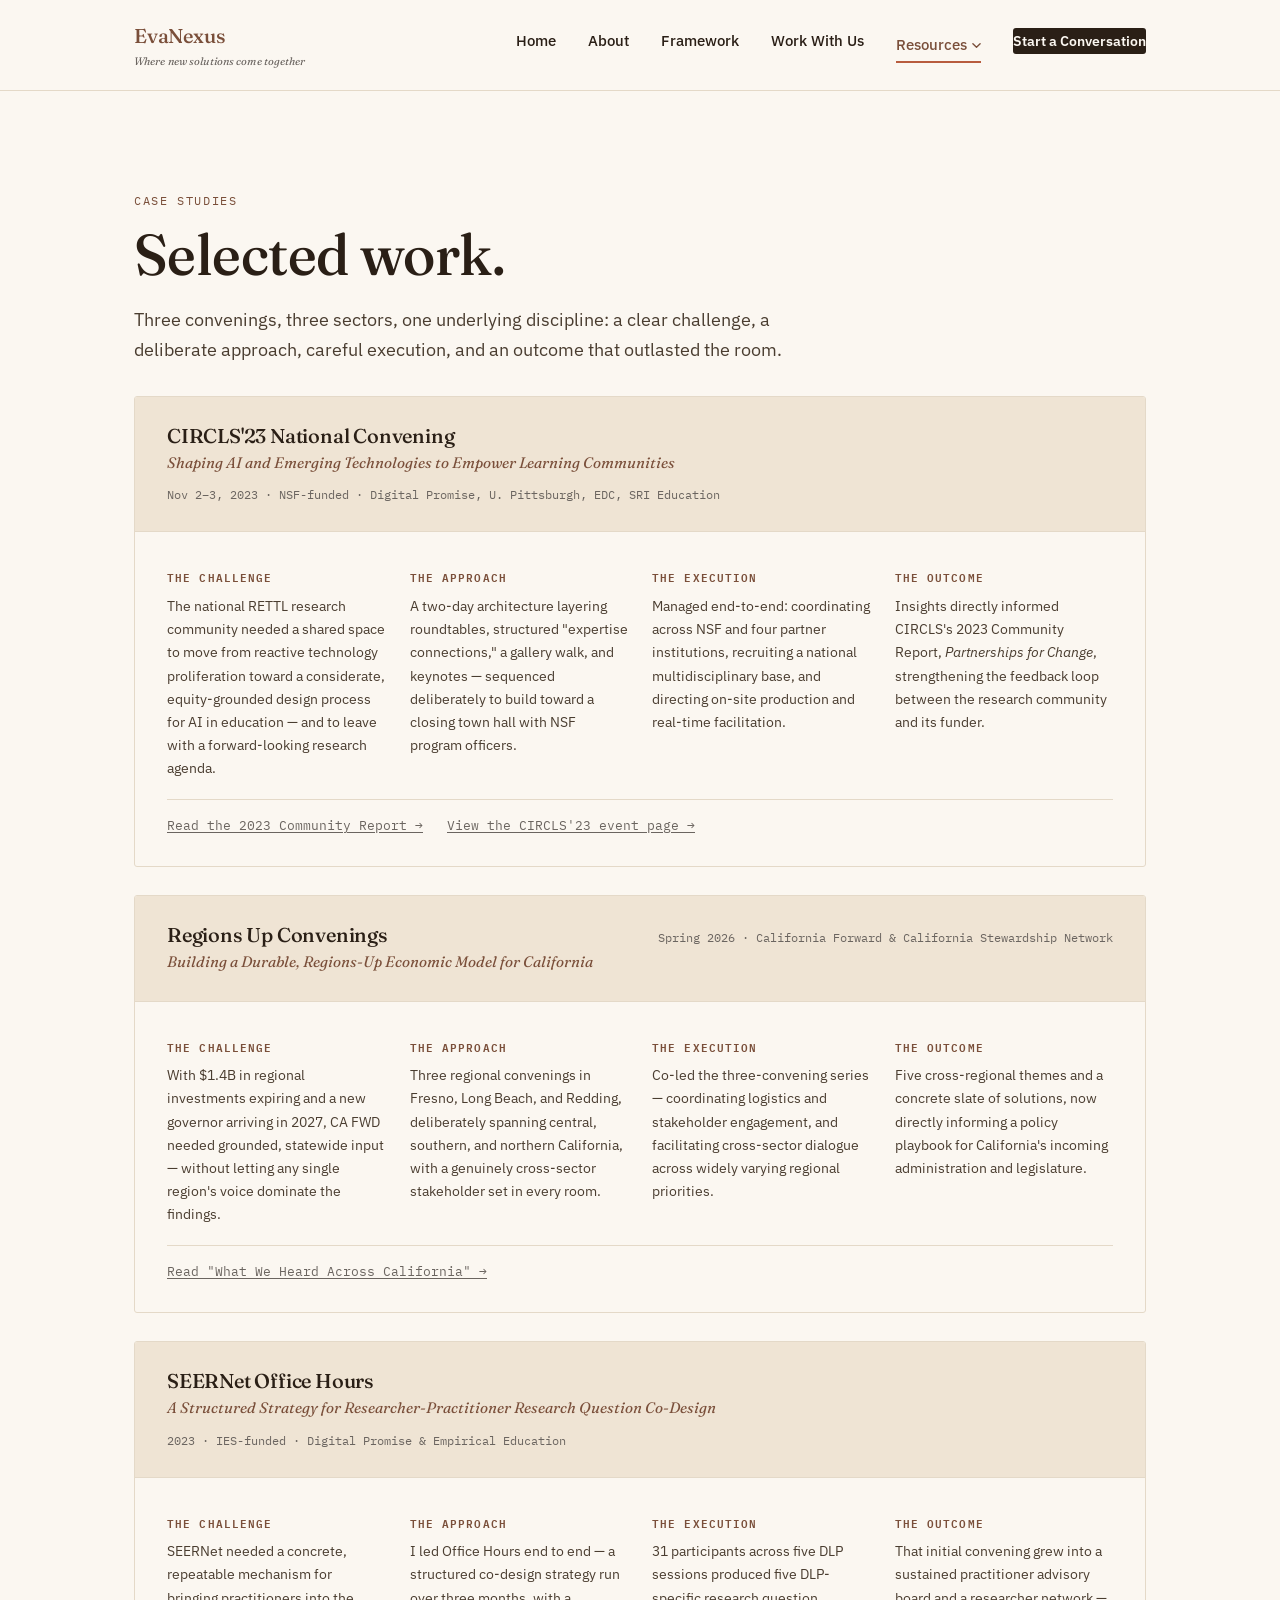
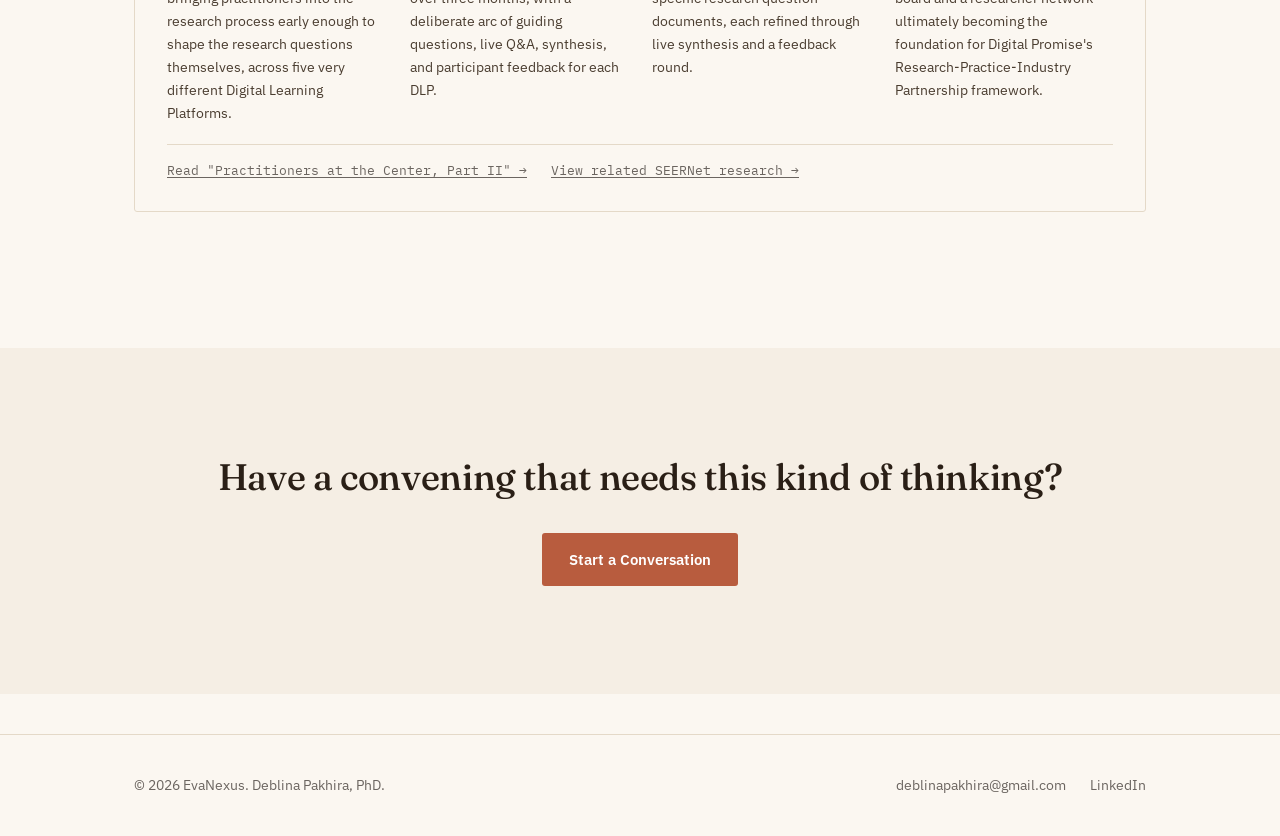
<file: case-studies.html>
<!DOCTYPE html>
<html lang="en">
<head>
<meta charset="UTF-8">
<meta name="viewport" content="width=device-width, initial-scale=1.0">
<title>Case Studies — EvaNexus </title>
<meta name="description" content="Selected convening work: CIRCLS'23, Regions Up Convenings, and SEERNet Office Hours.">
<link rel="stylesheet" href="styles.css">
</head>
<body>

<header class="site-header">
  <nav class="nav">
<div class="wordmark-group">
<a href="index.html" class="wordmark">EvaNexus</a>
  <span class="wordmark-subtext">Where new solutions come together</span>
</div>
    <button class="nav-toggle" aria-label="Toggle menu"><span></span><span></span><span></span></button>
    <ul class="nav-links">
      <li><a href="index.html">Home</a></li>
      <li><a href="about.html">About</a></li>
      <li><a href="framework.html">Framework</a></li>
<li><a href="services.html">Work With Us</a></li>
      <li class="has-dropdown">
        <a href="#" class="dropdown-trigger">Resources <svg class="dropdown-chevron" viewBox="0 0 10 6" fill="none"><path d="M1 1L5 5L9 1" stroke="currentColor" stroke-width="1.5" stroke-linecap="round" stroke-linejoin="round"/></svg></a>
        <ul class="dropdown-menu">
          <li><a href="case-studies.html">Case Studies</a></li>
          <li><a href="blog.html">Blog</a></li>
        </ul>
      </li>
      <li><a href="contact.html" class="nav-cta">Start a Conversation</a></li>
    </ul>
  </nav>
</header>

<main>

  <section class="hero" style="padding-bottom:24px;">
    <div class="wrap">
      <p class="eyebrow">Case Studies</p>
      <h1>Selected work.</h1>
      <p class="lede">Three convenings, three sectors, one underlying discipline: a clear challenge, a deliberate approach, careful execution, and an outcome that outlasted the room.</p>
    </div>
  </section>

  <section style="padding-top:8px;">
    <div class="wrap">

      <!-- CIRCLS'23 -->
      <div class="cs-card fade-up">
        <div class="cs-head">
          <div>
            <h3>CIRCLS'23 National Convening</h3>
            <p class="tier-sub" style="margin-bottom:0;">Shaping AI and Emerging Technologies to Empower Learning Communities</p>
          </div>
          <p class="cs-meta">Nov 2&ndash;3, 2023 &middot; NSF-funded &middot; Digital Promise, U. Pittsburgh, EDC, SRI Education</p>
        </div>
        <div class="cs-body">
          <div class="cs-grid">
            <div class="cs-block">
              <h4>The Challenge</h4>
              <p>The national RETTL research community needed a shared space to move from reactive technology proliferation toward a considerate, equity-grounded design process for AI in education — and to leave with a forward-looking research agenda.</p>
            </div>
            <div class="cs-block">
              <h4>The Approach</h4>
              <p>A two-day architecture layering roundtables, structured "expertise connections," a gallery walk, and keynotes — sequenced deliberately to build toward a closing town hall with NSF program officers.</p>
            </div>
            <div class="cs-block">
              <h4>The Execution</h4>
              <p>Managed end-to-end: coordinating across NSF and four partner institutions, recruiting a national multidisciplinary base, and directing on-site production and real-time facilitation.</p>
            </div>
            <div class="cs-block">
              <h4>The Outcome</h4>
              <p>Insights directly informed CIRCLS's 2023 Community Report, <em style="font-style:italic;">Partnerships for Change</em>, strengthening the feedback loop between the research community and its funder.</p>
            </div>
          </div>
          <div style="margin-top:20px; padding-top:16px; border-top:1px solid var(--line); display:flex; gap:24px; flex-wrap:wrap;">
            <a href="https://circls.org/reports/partnerships-for-change-transforming-research-on-emergent-learning-technologies" target="_blank" rel="noopener" class="mono-stat" style="text-decoration:underline; text-underline-offset:2px;">Read the 2023 Community Report &rarr;</a>
            <a href="https://circls.org/circls23" target="_blank" rel="noopener" class="mono-stat" style="text-decoration:underline; text-underline-offset:2px;">View the CIRCLS'23 event page &rarr;</a>
          </div>
        </div>
      </div>

      <!-- REGIONS UP -->
      <div class="cs-card fade-up">
        <div class="cs-head">
          <div>
            <h3>Regions Up Convenings</h3>
            <p class="tier-sub" style="margin-bottom:0;">Building a Durable, Regions-Up Economic Model for California</p>
          </div>
          <p class="cs-meta">Spring 2026 &middot; California Forward &amp; California Stewardship Network</p>
        </div>
        <div class="cs-body">
          <div class="cs-grid">
            <div class="cs-block">
              <h4>The Challenge</h4>
              <p>With $1.4B in regional investments expiring and a new governor arriving in 2027, CA FWD needed grounded, statewide input — without letting any single region's voice dominate the findings.</p>
            </div>
            <div class="cs-block">
              <h4>The Approach</h4>
              <p>Three regional convenings in Fresno, Long Beach, and Redding, deliberately spanning central, southern, and northern California, with a genuinely cross-sector stakeholder set in every room.</p>
            </div>
            <div class="cs-block">
              <h4>The Execution</h4>
              <p>Co-led the three-convening series — coordinating logistics and stakeholder engagement, and facilitating cross-sector dialogue across widely varying regional priorities.</p>
            </div>
            <div class="cs-block">
              <h4>The Outcome</h4>
              <p>Five cross-regional themes and a concrete slate of solutions, now directly informing a policy playbook for California's incoming administration and legislature.</p>
            </div>
          </div>
          <div style="margin-top:20px; padding-top:16px; border-top:1px solid var(--line); display:flex; gap:24px; flex-wrap:wrap;">
            <a href="https://cafwd.org/news/what-we-heard-across-california-takeaways-from-the-regions-up-convenings/" target="_blank" rel="noopener" class="mono-stat" style="text-decoration:underline; text-underline-offset:2px;">Read "What We Heard Across California" &rarr;</a>
          </div>
        </div>
      </div>

      <!-- SEERNET -->
      <div class="cs-card fade-up">
        <div class="cs-head">
          <div>
            <h3>SEERNet Office Hours</h3>
            <p class="tier-sub" style="margin-bottom:0;">A Structured Strategy for Researcher-Practitioner Research Question Co-Design</p>
          </div>
          <p class="cs-meta">2023 &middot; IES-funded &middot; Digital Promise &amp; Empirical Education</p>
        </div>
        <div class="cs-body">
          <div class="cs-grid">
            <div class="cs-block">
              <h4>The Challenge</h4>
              <p>SEERNet needed a concrete, repeatable mechanism for bringing practitioners into the research process early enough to shape the research questions themselves, across five very different Digital Learning Platforms.</p>
            </div>
            <div class="cs-block">
              <h4>The Approach</h4>
              <p>I led Office Hours end to end — a structured co-design strategy run over three months, with a deliberate arc of guiding questions, live Q&amp;A, synthesis, and participant feedback for each DLP.</p>
            </div>
            <div class="cs-block">
              <h4>The Execution</h4>
              <p>31 participants across five DLP sessions produced five DLP-specific research question documents, each refined through live synthesis and a feedback round.</p>
            </div>
            <div class="cs-block">
              <h4>The Outcome</h4>
              <p>That initial convening grew into a sustained practitioner advisory board and a researcher network — ultimately becoming the foundation for Digital Promise's Research-Practice-Industry Partnership framework.</p>
            </div>
          </div>
          <div style="margin-top:20px; padding-top:16px; border-top:1px solid var(--line); display:flex; gap:24px; flex-wrap:wrap;">
            <a href="https://doi.org/10.51388/20.500.12265/196" target="_blank" rel="noopener" class="mono-stat" style="text-decoration:underline; text-underline-offset:2px;">Read "Practitioners at the Center, Part II" &rarr;</a>
            <a href="https://digitalpromise.dspacedirect.org/items/f21258df-d91d-4bba-9d08-9cb944e578ca" target="_blank" rel="noopener" class="mono-stat" style="text-decoration:underline; text-underline-offset:2px;">View related SEERNet research &rarr;</a>
          </div>
        </div>
      </div>

    </div>
  </section>

  <section class="section-card center">
    <div class="wrap">
      <h2 class="fade-up">Have a convening that needs this kind of thinking?</h2>
      <a href="contact.html" class="btn btn-primary" style="margin-top:20px;">Start a Conversation</a>
    </div>
  </section>

</main>

<footer class="site-footer">
  <div class="wrap footer-grid">
    <span>&copy; 2026 EvaNexus. Deblina Pakhira, PhD.</span>
    <ul class="footer-links">
      <li><a href="mailto:deblinapakhira@gmail.com">deblinapakhira@gmail.com</a></li>
      <li><a href="https://linkedin.com/in/deblinapakhira" target="_blank" rel="noopener">LinkedIn</a></li>
    </ul>
  </div>
</footer>

<script src="script.js"></script>
</body>
</html>
</file>
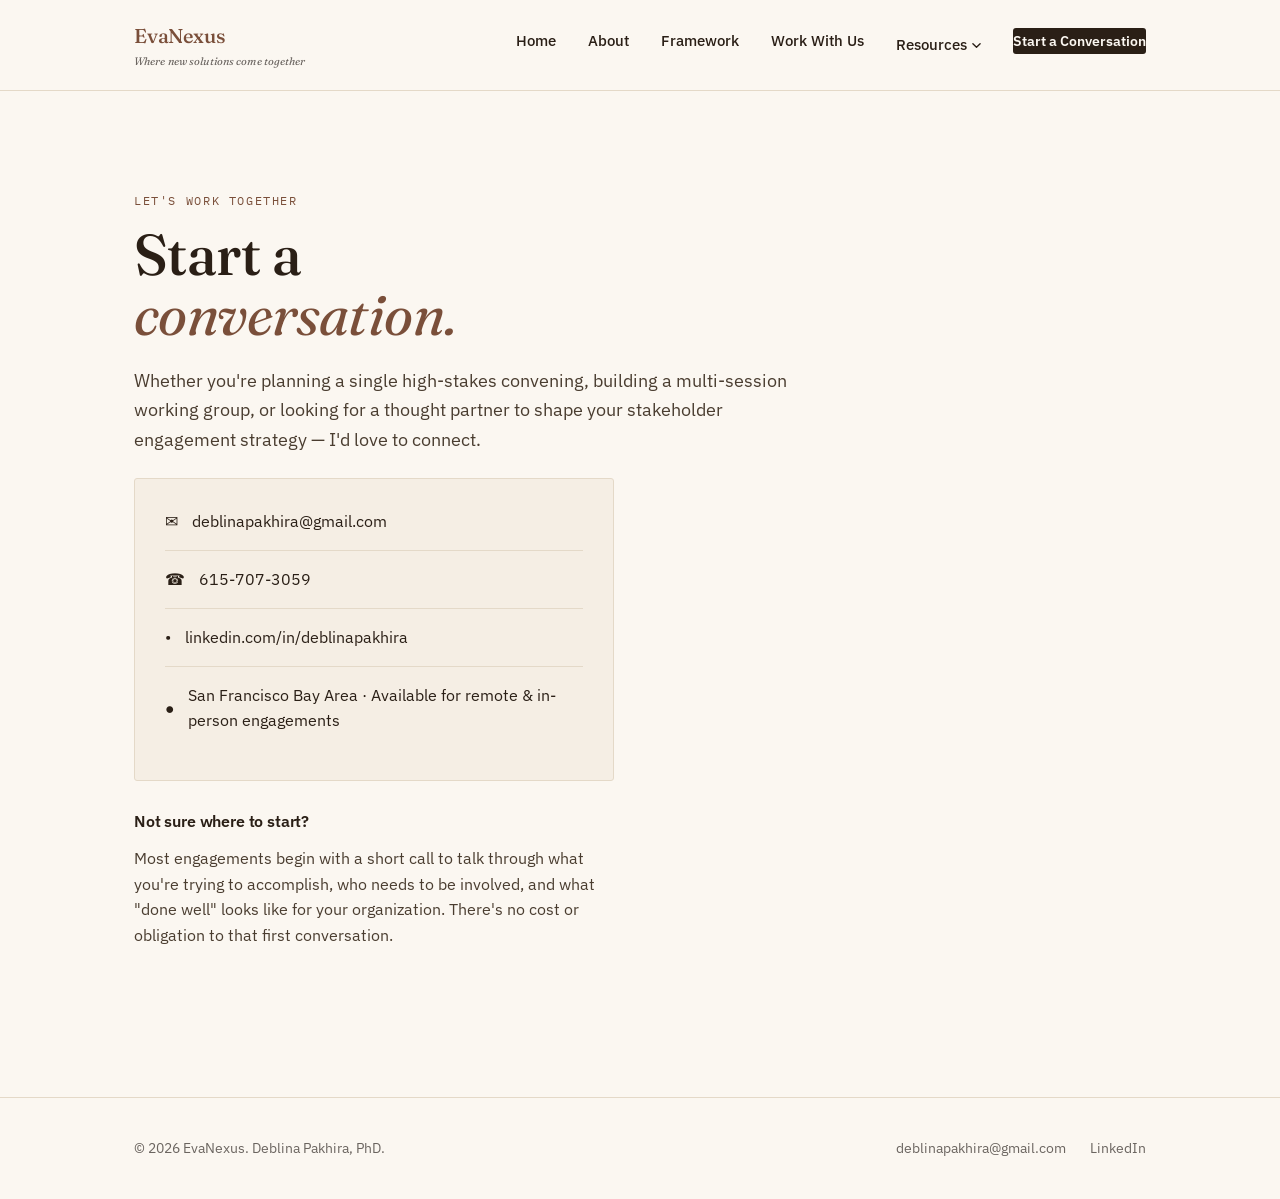
<file: contact.html>
<!DOCTYPE html>
<html lang="en">
<head>
<meta charset="UTF-8">
<meta name="viewport" content="width=device-width, initial-scale=1.0">
<title>Contact — EvaNexus</title>
<meta name="description" content="Start a conversation about your next high-stakes convening.">
<link rel="stylesheet" href="styles.css">
</head>
<body>

<header class="site-header">
  <nav class="nav">
<div class="wordmark-group">
<a href="index.html" class="wordmark">EvaNexus</a>
  <span class="wordmark-subtext">Where new solutions come together</span>
</div>   
    <button class="nav-toggle" aria-label="Toggle menu"><span></span><span></span><span></span></button>
    <ul class="nav-links">
      <li><a href="index.html">Home</a></li>
      <li><a href="about.html">About</a></li>
      <li><a href="framework.html">Framework</a></li>
<li><a href="services.html">Work With Us</a></li>
      <li class="has-dropdown">
        <a href="#" class="dropdown-trigger">Resources <svg class="dropdown-chevron" viewBox="0 0 10 6" fill="none"><path d="M1 1L5 5L9 1" stroke="currentColor" stroke-width="1.5" stroke-linecap="round" stroke-linejoin="round"/></svg></a>
        <ul class="dropdown-menu">
          <li><a href="case-studies.html">Case Studies</a></li>
          <li><a href="blog.html">Blog</a></li>
        </ul>
      </li>
      <li><a href="contact.html" class="nav-cta">Start a Conversation</a></li>
    </ul>
  </nav>
</header>

<main>

  <section class="hero" style="padding-bottom:16px;">
    <div class="wrap">
      <p class="eyebrow">Let's Work Together</p>
      <h1>Start a<br><em class="accent">conversation.</em></h1>
      <p class="lede">Whether you're planning a single high-stakes convening, building a multi-session working group, or looking for a thought partner to shape your stakeholder engagement strategy — I'd love to connect.</p>
    </div>
  </section>

 <section style="padding-top:8px;">
    <div class="wrap">
      <div class="fade-up" style="max-width:480px;">
        <div class="card" style="text-align:left;">
          <div class="contact-item">
            <span>&#9993;</span>
            <a href="mailto:deblinapakhira@gmail.com">deblinapakhira@gmail.com</a>
          </div>
          <div class="contact-item">
            <span>&#9742;</span>
            <a href="tel:6157073059">615-707-3059</a>
          </div>
          <div class="contact-item">
            <span>&#8226;</span>
            <a href="https://linkedin.com/in/deblinapakhira" target="_blank" rel="noopener">linkedin.com/in/deblinapakhira</a>
          </div>
          <div class="contact-item" style="border-bottom:none;">
            <span>&#9679;</span>
            <span>San Francisco Bay Area &middot; Available for remote &amp; in-person engagements</span>
          </div>
        </div>

        <div style="margin-top:28px; text-align:left;">
          <h4 style="margin-bottom:12px;">Not sure where to start?</h4>
          <p>Most engagements begin with a short call to talk through what you're trying to accomplish, who needs to be involved, and what "done well" looks like for your organization. There's no cost or obligation to that first conversation.</p>
        </div>
      </div>

    </div>
  </section>
   

</main>

<footer class="site-footer">
  <div class="wrap footer-grid">
    <span>&copy; 2026 EvaNexus. Deblina Pakhira, PhD.</span>
    <ul class="footer-links">
      <li><a href="mailto:deblinapakhira@gmail.com">deblinapakhira@gmail.com</a></li>
      <li><a href="https://linkedin.com/in/deblinapakhira" target="_blank" rel="noopener">LinkedIn</a></li>
    </ul>
  </div>
</footer>

<script src="script.js"></script>
</body>
</html>
</file>
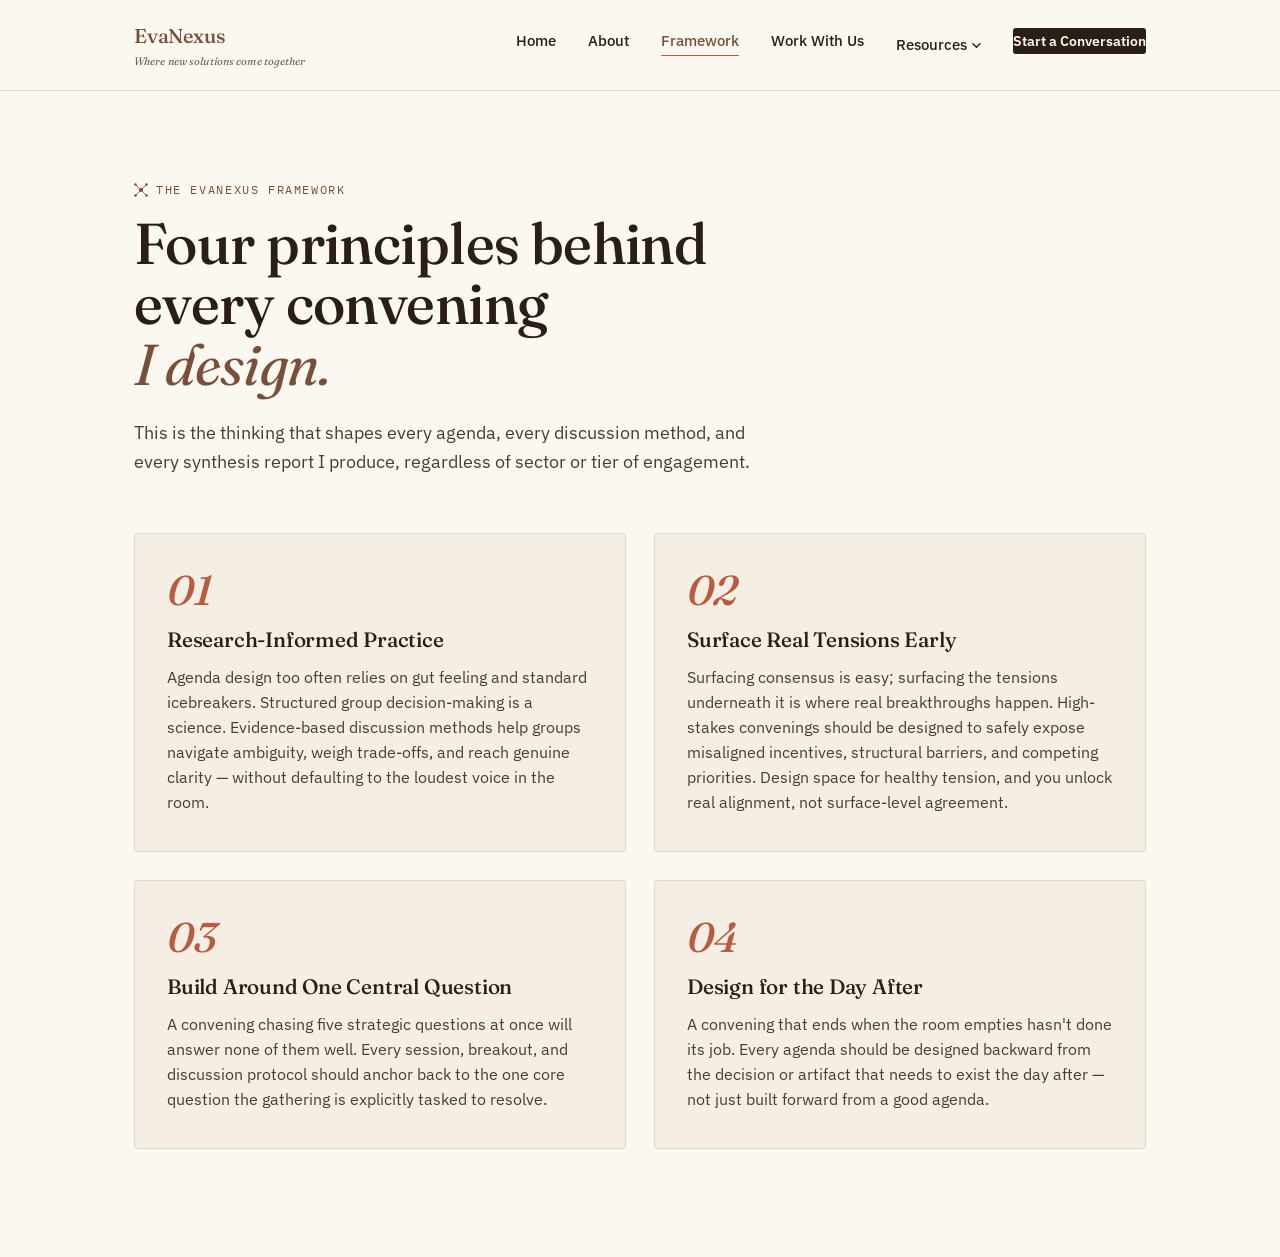
<file: framework.html>
<!DOCTYPE html>
<html lang="en">
<head>
<meta charset="UTF-8">
<meta name="viewport" content="width=device-width, initial-scale=1.0">
<title>The EvaNexus Framework — EvaNexus </title>
<meta name="description" content="The four principles behind every convening Deblina Pakhira designs: research-informed practice, surfacing real tensions, one central question, and designing for the day after.">
<link rel="stylesheet" href="styles.css">
<style>
  .fw-hero { padding: clamp(56px, 8vw, 88px) 0 clamp(32px, 5vw, 56px); }
  .fw-hero .lede { max-width: 58ch; }

  .fw-grid {
    display: grid;
    grid-template-columns: 1fr 1fr;
    gap: 28px;
  }

  .fw-card {
    background: var(--card);
    border: 1px solid var(--line);
    border-radius: var(--radius);
    padding: 36px 32px;
  }

  .fw-num {
    font-family: var(--font-display);
    font-style: italic;
    font-weight: 500;
    font-size: 2.6rem;
    color: var(--terracotta);
    line-height: 1;
    margin-bottom: 14px;
    display: block;
  }

  .fw-card h3 { margin-bottom: 12px; font-size: 1.3rem; }
  .fw-card p { font-size: 0.98rem; }

  @media (max-width: 760px) {
    .fw-grid { grid-template-columns: 1fr; }
  }
</style>
</head>
<body>

<header class="site-header">
  <nav class="nav">
<div class="wordmark-group">
<a href="index.html" class="wordmark">EvaNexus</a>
  <span class="wordmark-subtext">Where new solutions come together</span>
</div>   
    <button class="nav-toggle" aria-label="Toggle menu"><span></span><span></span><span></span></button>
    <ul class="nav-links">
      <li><a href="index.html">Home</a></li>
      <li><a href="about.html">About</a></li>
      <li><a href="framework.html">Framework</a></li>
<li><a href="services.html">Work With Us</a></li>
      <li class="has-dropdown">
        <a href="#" class="dropdown-trigger">Resources <svg class="dropdown-chevron" viewBox="0 0 10 6" fill="none"><path d="M1 1L5 5L9 1" stroke="currentColor" stroke-width="1.5" stroke-linecap="round" stroke-linejoin="round"/></svg></a>
        <ul class="dropdown-menu">
          <li><a href="case-studies.html">Case Studies</a></li>
          <li><a href="blog.html">Blog</a></li>
        </ul>
      </li>
      <li><a href="contact.html" class="nav-cta">Start a Conversation</a></li>
    </ul>
  </nav>
</header>

<main>

  <section class="fw-hero">
    <div class="wrap">
      <p class="eyebrow"><svg class="nexus-glyph" viewBox="0 0 14 14"><circle cx="7" cy="7" r="2" fill="currentColor"/><circle cx="1.5" cy="1.5" r="1.3" fill="currentColor"/><circle cx="12.5" cy="1.5" r="1.3" fill="currentColor"/><circle cx="1.5" cy="12.5" r="1.3" fill="currentColor"/><circle cx="12.5" cy="12.5" r="1.3" fill="currentColor"/><line x1="7" y1="7" x2="1.5" y2="1.5" stroke="currentColor" stroke-width="0.8"/><line x1="7" y1="7" x2="12.5" y2="1.5" stroke="currentColor" stroke-width="0.8"/><line x1="7" y1="7" x2="1.5" y2="12.5" stroke="currentColor" stroke-width="0.8"/><line x1="7" y1="7" x2="12.5" y2="12.5" stroke="currentColor" stroke-width="0.8"/></svg> The EvaNexus Framework</p>
      <h1>Four principles behind<br>every convening<br><em class="accent">I design.</em></h1>
      <p class="lede">This is the thinking that shapes every agenda, every discussion method, and every synthesis report I produce, regardless of sector or tier of engagement.</p>
    </div>
  </section>

  <section style="padding-top:0;">
    <div class="wrap">
      <div class="fw-grid">

        <div class="fw-card fade-up">
          <span class="fw-num">01</span>
          <h3>Research-Informed Practice</h3>
          <p>Agenda design too often relies on gut feeling and standard icebreakers. Structured group decision-making is a science. Evidence-based discussion methods help groups navigate ambiguity, weigh trade-offs, and reach genuine clarity &mdash; without defaulting to the loudest voice in the room.</p>
        </div>

        <div class="fw-card fade-up">
          <span class="fw-num">02</span>
          <h3>Surface Real Tensions Early</h3>
          <p>Surfacing consensus is easy; surfacing the tensions underneath it is where real breakthroughs happen. High-stakes convenings should be designed to safely expose misaligned incentives, structural barriers, and competing priorities. Design space for healthy tension, and you unlock real alignment, not surface-level agreement.</p>
        </div>

        <div class="fw-card fade-up">
          <span class="fw-num">03</span>
          <h3>Build Around One Central Question</h3>
          <p>A convening chasing five strategic questions at once will answer none of them well. Every session, breakout, and discussion protocol should anchor back to the one core question the gathering is explicitly tasked to resolve.</p>
        </div>

        <div class="fw-card fade-up">
          <span class="fw-num">04</span>
          <h3>Design for the Day After</h3>
          <p>A convening that ends when the room empties hasn't done its job. Every agenda should be designed backward from the decision or artifact that needs to exist the day after &mdash; not just built forward from a good agenda.</p>
        </div>

      </div>
    </div>
  </section>

</main>

<script src="script.js"></script>
</body>
</html>
</file>
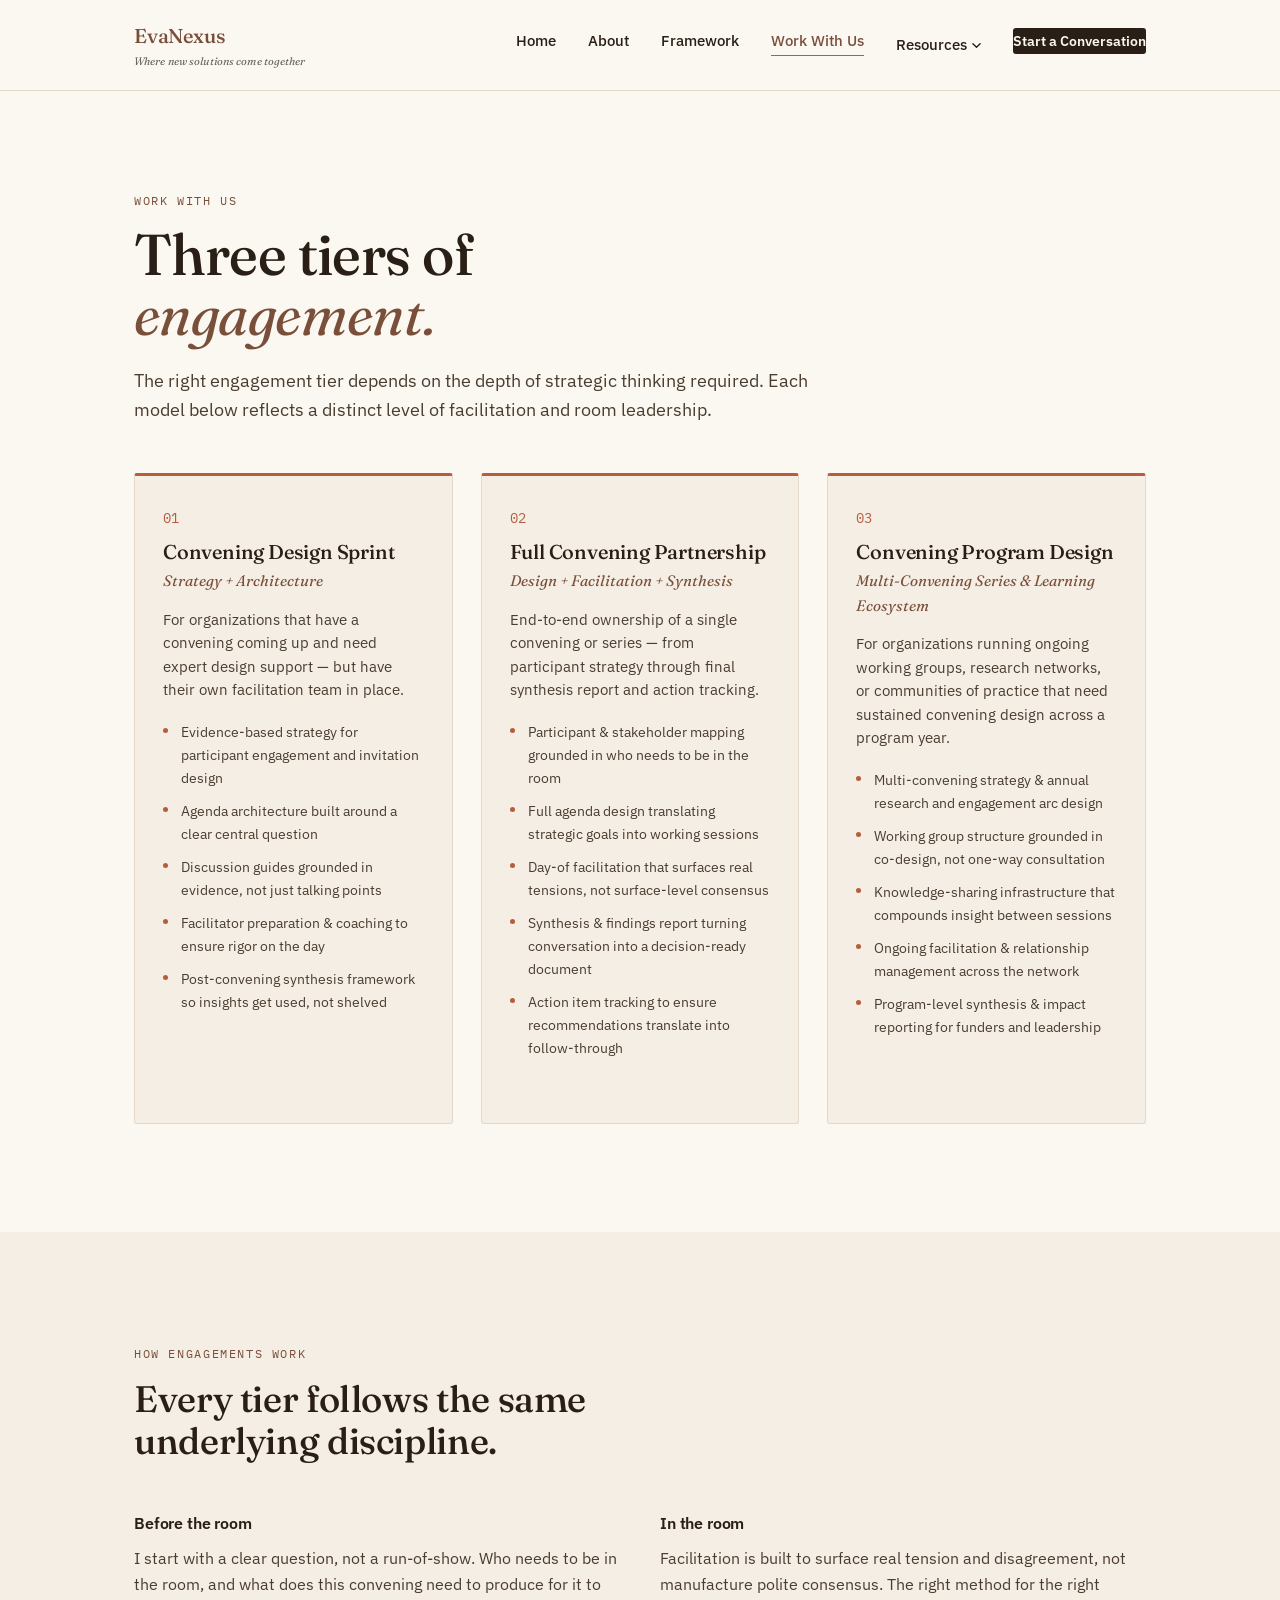
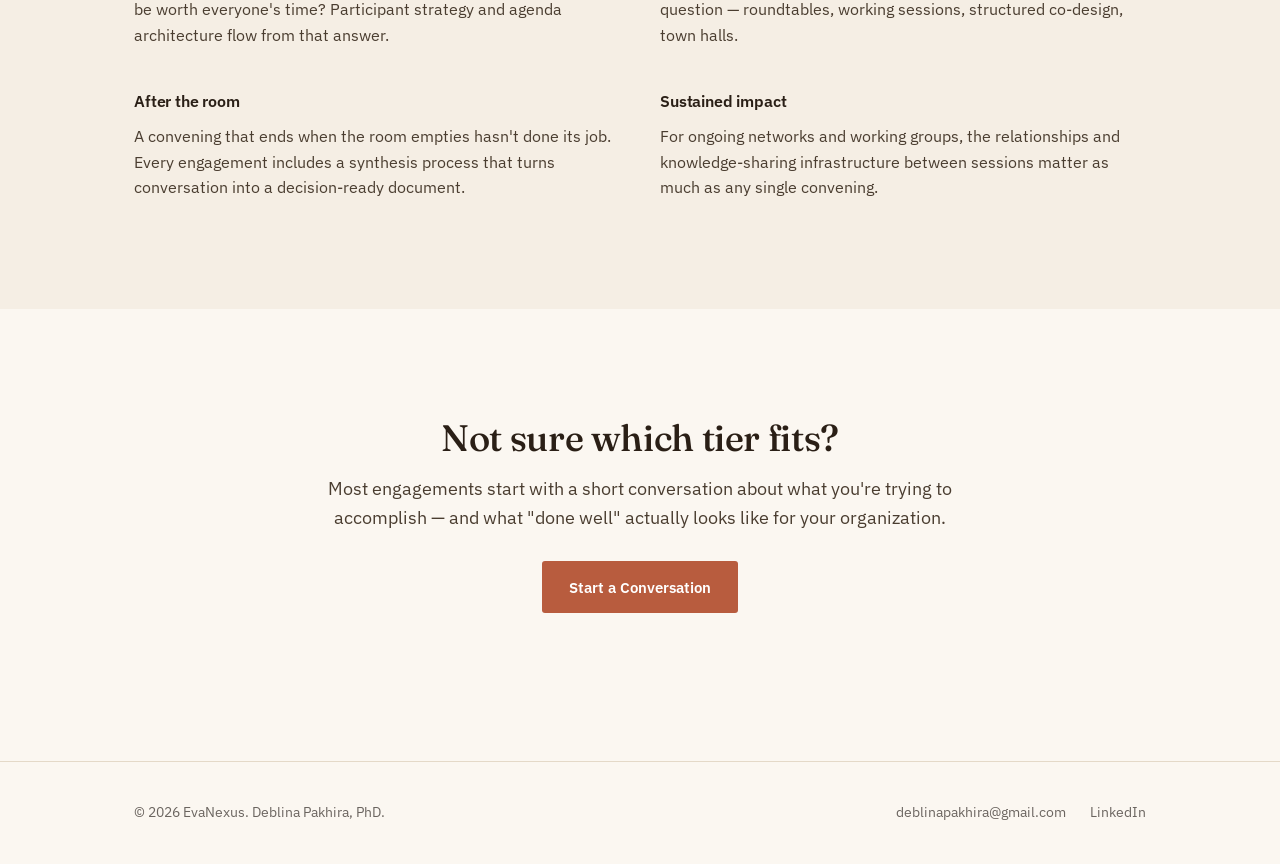
<file: services.html>
<!DOCTYPE html>
<html lang="en">
<head>
<meta charset="UTF-8">
<meta name="viewport" content="width=device-width, initial-scale=1.0">
<title>Work With Us — EvaNexus </title>
<meta name="description" content="Three tiers of convening strategy and design engagement, from design sprints to full program partnerships.">
<link rel="stylesheet" href="styles.css">
</head>
<body>

<header class="site-header">
  <nav class="nav">
<div class="wordmark-group">
<a href="index.html" class="wordmark">EvaNexus</a>
  <span class="wordmark-subtext">Where new solutions come together</span>
</div>  
    <button class="nav-toggle" aria-label="Toggle menu"><span></span><span></span><span></span></button>
    <ul class="nav-links">
      <li><a href="index.html">Home</a></li>
      <li><a href="about.html">About</a></li>
      <li><a href="framework.html">Framework</a></li>
<li><a href="services.html">Work With Us</a></li>      
      <li class="has-dropdown">
        <a href="#" class="dropdown-trigger">Resources <svg class="dropdown-chevron" viewBox="0 0 10 6" fill="none"><path d="M1 1L5 5L9 1" stroke="currentColor" stroke-width="1.5" stroke-linecap="round" stroke-linejoin="round"/></svg></a>
        <ul class="dropdown-menu">
          <li><a href="case-studies.html">Case Studies</a></li>
          <li><a href="blog.html">Blog</a></li>
        </ul>
      </li>
      <li><a href="contact.html" class="nav-cta">Start a Conversation</a></li>
    </ul>
  </nav>
</header>

<main>

  <section class="hero" style="padding-bottom:32px;">
    <div class="wrap">
      <p class="eyebrow">Work With Us</p>
      <h1>Three tiers of<br><em class="accent">engagement.</em></h1>
      <p class="lede">The right engagement tier depends on the depth of strategic thinking required. Each model below reflects a distinct level of facilitation and room leadership.</p>
    </div>
  </section>

  <section style="padding-top:16px;">
    <div class="wrap">
      <div class="grid-3">

        <div class="tier-card fade-up">
          <div class="tier-num">01</div>
          <h3>Convening Design Sprint</h3>
          <p class="tier-sub">Strategy + Architecture</p>
          <p class="tier-desc">For organizations that have a convening coming up and need expert design support — but have their own facilitation team in place.</p>
          <ul class="tier-list">
            <li>Evidence-based strategy for participant engagement and invitation design</li>
            <li>Agenda architecture built around a clear central question</li>
            <li>Discussion guides grounded in evidence, not just talking points</li>
            <li>Facilitator preparation &amp; coaching to ensure rigor on the day</li>
            <li>Post-convening synthesis framework so insights get used, not shelved</li>
          </ul>
        </div>

        <div class="tier-card fade-up">
          <div class="tier-num">02</div>
          <h3>Full Convening Partnership</h3>
          <p class="tier-sub">Design + Facilitation + Synthesis</p>
          <p class="tier-desc">End-to-end ownership of a single convening or series — from participant strategy through final synthesis report and action tracking.</p>
          <ul class="tier-list">
            <li>Participant &amp; stakeholder mapping grounded in who needs to be in the room</li>
            <li>Full agenda design translating strategic goals into working sessions</li>
            <li>Day-of facilitation that surfaces real tensions, not surface-level consensus</li>
            <li>Synthesis &amp; findings report turning conversation into a decision-ready document</li>
            <li>Action item tracking to ensure recommendations translate into follow-through</li>
          </ul>
        </div>

        <div class="tier-card fade-up">
          <div class="tier-num">03</div>
          <h3>Convening Program Design</h3>
          <p class="tier-sub">Multi-Convening Series &amp; Learning Ecosystem</p>
          <p class="tier-desc">For organizations running ongoing working groups, research networks, or communities of practice that need sustained convening design across a program year.</p>
          <ul class="tier-list">
            <li>Multi-convening strategy &amp; annual research and engagement arc design</li>
            <li>Working group structure grounded in co-design, not one-way consultation</li>
            <li>Knowledge-sharing infrastructure that compounds insight between sessions</li>
            <li>Ongoing facilitation &amp; relationship management across the network</li>
            <li>Program-level synthesis &amp; impact reporting for funders and leadership</li>
          </ul>
        </div>

      </div>
    </div>
  </section>

  <!-- PROCESS -->
  <section class="section-card">
    <div class="wrap">
      <div class="section-head fade-up">
        <p class="eyebrow">How Engagements Work</p>
        <h2>Every tier follows the same underlying discipline.</h2>
      </div>
      <div class="grid-2" style="gap:40px;">
        <div class="fade-up">
          <h4 style="margin-bottom:10px;">Before the room</h4>
          <p>I start with a clear question, not a run-of-show. Who needs to be in the room, and what does this convening need to produce for it to be worth everyone's time? Participant strategy and agenda architecture flow from that answer.</p>
        </div>
        <div class="fade-up">
          <h4 style="margin-bottom:10px;">In the room</h4>
          <p>Facilitation is built to surface real tension and disagreement, not manufacture polite consensus. The right method for the right question — roundtables, working sessions, structured co-design, town halls.</p>
        </div>
        <div class="fade-up">
          <h4 style="margin-bottom:10px;">After the room</h4>
          <p>A convening that ends when the room empties hasn't done its job. Every engagement includes a synthesis process that turns conversation into a decision-ready document.</p>
        </div>
        <div class="fade-up">
          <h4 style="margin-bottom:10px;">Sustained impact</h4>
          <p>For ongoing networks and working groups, the relationships and knowledge-sharing infrastructure between sessions matter as much as any single convening.</p>
        </div>
      </div>
    </div>
  </section>

  <section class="center">
    <div class="wrap">
      <h2 class="fade-up">Not sure which tier fits?</h2>
      <p class="lede fade-up" style="margin:0 auto 28px;">Most engagements start with a short conversation about what you're trying to accomplish — and what "done well" actually looks like for your organization.</p>
      <a href="contact.html" class="btn btn-primary">Start a Conversation</a>
    </div>
  </section>

</main>

<footer class="site-footer">
  <div class="wrap footer-grid">
    <span>&copy; 2026 EvaNexus. Deblina Pakhira, PhD.</span>
    <ul class="footer-links">
      <li><a href="mailto:deblinapakhira@gmail.com">deblinapakhira@gmail.com</a></li>
      <li><a href="https://linkedin.com/in/deblinapakhira" target="_blank" rel="noopener">LinkedIn</a></li>
    </ul>
  </div>
</footer>

<script src="script.js"></script>
</body>
</html>
</file>
<file: styles.css>
/* ==========================================================================
   EvaNexus Consulting — Design System
   Palette extends the studio's existing print collateral.
   ========================================================================== */

@import url('https://fonts.googleapis.com/css2?family=Fraunces:ital,opsz,wght@0,9..144,300;0,9..144,400;0,9..144,500;0,9..144,600;1,9..144,400;1,9..144,500&family=IBM+Plex+Sans:wght@400;500;600&family=IBM+Plex+Mono:wght@400;500&display=swap');

:root {
  /* Color */
  --ink:            #2A1F16;
  --ink-soft:       #4A3D30;
  --paper:          #FBF7F1;
  --card:           #F5EEE4;
  --card-deep:      #EFE4D4;
  --terracotta:     #B85C3E;
  --terracotta-deep:#7A4F3A;
  --sage:           #5F7D5F;
  --sage-deep:      #43593F;
  --warm-gray:      #6B6560;
  --line:           #E4D9C8;
  --line-strong:    #D8C8AF;

  /* Type */
  --font-display: 'Fraunces', Georgia, serif;
  --font-body: 'IBM Plex Sans', -apple-system, sans-serif;
  --font-mono: 'IBM Plex Mono', ui-monospace, monospace;

  /* Layout */
  --max-w: 1140px;
  --gutter: clamp(24px, 5vw, 64px);
  --radius: 3px;
}

* { box-sizing: border-box; }

html { scroll-behavior: smooth; }

body {
  margin: 0;
  background: var(--paper);
  color: var(--ink);
  font-family: var(--font-body);
  font-size: 16px;
  line-height: 1.6;
  -webkit-font-smoothing: antialiased;
}

img, svg { max-width: 100%; display: block; }

a {
  color: inherit;
  text-decoration: none;
}

.wrap {
  max-width: var(--max-w);
  margin: 0 auto;
  padding-left: var(--gutter);
  padding-right: var(--gutter);
}

/* ---------- Typography ---------- */

h1, h2, h3, h4 {
  font-family: var(--font-display);
  font-weight: 500;
  color: var(--ink);
  margin: 0 0 0.4em;
  letter-spacing: -0.01em;
}

h1 { font-size: clamp(2.4rem, 5vw, 3.6rem); line-height: 1.05; font-weight: 500; }
h2 { font-size: clamp(1.7rem, 3vw, 2.3rem); line-height: 1.15; }
h3 { font-size: 1.25rem; line-height: 1.3; }
h4 { font-size: 1rem; font-family: var(--font-body); font-weight: 600; }

p { margin: 0 0 1em; color: var(--ink-soft); }
p:last-child { margin-bottom: 0; }

.lede {
  font-size: 1.15rem;
  color: var(--ink-soft);
  max-width: 62ch;
}

.eyebrow {
  font-family: var(--font-mono);
  font-size: 0.72rem;
  letter-spacing: 0.14em;
  text-transform: uppercase;
  color: var(--terracotta-deep);
  display: inline-flex;
  align-items: center;
  gap: 8px;
  margin-bottom: 14px;
}

em.accent {
  font-family: var(--font-display);
  font-style: italic;
  font-weight: 400;
  color: var(--terracotta-deep);
}

.mono-stat {
  font-family: var(--font-mono);
  font-size: 0.8rem;
  color: var(--warm-gray);
}

/* ---------- Nexus glyph (signature mark, reused as section divider) ---------- */

.nexus-glyph {
  width: 14px;
  height: 14px;
  flex-shrink: 0;
}

/* ---------- Nav ---------- */

.site-header {
  position: sticky;
  top: 0;
  z-index: 50;
  background: rgba(251, 247, 241, 0.92);
  backdrop-filter: blur(6px);
  border-bottom: 1px solid var(--line);
}

.nav {
  display: flex;
  align-items: center;
  justify-content: space-between;
  padding: 20px var(--gutter);
  max-width: var(--max-w);
  margin: 0 auto;
}

.wordmark {
  font-family: var(--font-display);
  font-weight: 500;
  font-size: 1.25rem;
  color: var(--terracotta-deep);
  letter-spacing: -0.01em;
}

.wordmark span {
  font-style: italic;
  color: var(--sage-deep);
}

.wordmark-group {
  display: flex;
  flex-direction: column;
  gap: 1px;
}

.wordmark-subtext {
  font-family: var(--font-display);
  font-style: italic;
  font-size: 0.68rem;
  color: var(--warm-gray);
  letter-spacing: 0.01em;
}

.nav-links {
  display: flex;
  gap: 32px;
  list-style: none;
  margin: 0;
  padding: 0;
  font-size: 0.92rem;
  font-weight: 500;
}

.nav-links a {
  position: relative;
  padding: 4px 0;
  transition: color 0.2s ease;
}

.nav-links a::after {
  content: '';
  position: absolute;
  left: 0; right: 0; bottom: -2px;
  height: 1.5px;
  background: var(--terracotta);
  transform: scaleX(0);
  transform-origin: left;
  transition: transform 0.25s ease;
}

.nav-links a:hover::after,
.nav-links a.active::after {
  transform: scaleX(1);
}

.nav-links a.active { color: var(--terracotta-deep); }

/* ---------- Nav dropdown ---------- */

.has-dropdown {
  position: relative;
}

.dropdown-trigger {
  display: inline-flex;
  align-items: center;
  gap: 5px;
  cursor: pointer;
  background: none;
  border: none;
  font: inherit;
  color: inherit;
  padding: 4px 0;
}

.dropdown-chevron {
  width: 9px;
  height: 9px;
  transition: transform 0.2s ease;
}

.has-dropdown.open .dropdown-chevron {
  transform: rotate(180deg);
}

.dropdown-menu {
  list-style: none;
  margin: 0;
  padding: 8px;
  position: absolute;
  top: calc(100% + 14px);
  left: 50%;
  transform: translateX(-50%);
  background: var(--paper);
  border: 1px solid var(--line);
  border-radius: var(--radius);
  box-shadow: 0 8px 24px rgba(42, 31, 22, 0.1);
  min-width: 160px;
  opacity: 0;
  pointer-events: none;
  transition: opacity 0.18s ease, transform 0.18s ease;
}

.has-dropdown:hover .dropdown-menu,
.has-dropdown.open .dropdown-menu {
  opacity: 1;
  pointer-events: auto;
}

.dropdown-menu li { width: 100%; }

.dropdown-menu a {
  display: block;
  padding: 9px 14px;
  border-radius: var(--radius);
  font-weight: 500;
  white-space: nowrap;
}

.dropdown-menu a:hover {
  background: var(--card);
  color: var(--terracotta-deep);
}

.dropdown-menu a::after { display: none; }

.nav-cta {
  background: var(--ink);
  color: var(--paper) !important;
  padding: 9px 18px;
  border-radius: var(--radius);
  font-size: 0.88rem;
  font-weight: 600;
}

.nav-cta::after { display: none; }
.nav-cta:hover { background: var(--terracotta-deep); }

.nav-toggle {
  display: none;
  background: none;
  border: none;
  cursor: pointer;
  padding: 8px;
}
.nav-toggle span {
  display: block;
  width: 22px;
  height: 2px;
  background: var(--ink);
  margin: 5px 0;
  transition: 0.25s;
}

/* ---------- Buttons ---------- */

.btn {
  display: inline-flex;
  align-items: center;
  gap: 8px;
  padding: 13px 26px;
  border-radius: var(--radius);
  font-weight: 600;
  font-size: 0.95rem;
  transition: all 0.2s ease;
  border: 1px solid transparent;
  cursor: pointer;
}

.btn-primary {
  background: var(--terracotta);
  color: #fff;
}
.btn-primary:hover { background: var(--terracotta-deep); }

.btn-ghost {
  background: transparent;
  border-color: var(--line-strong);
  color: var(--ink);
}
.btn-ghost:hover { border-color: var(--terracotta); color: var(--terracotta-deep); }

/* ---------- Sections ---------- */

section { padding: clamp(56px, 9vw, 108px) 0; }
.section-card { background: var(--card); }

.section-head {
  max-width: 640px;
  margin-bottom: 48px;
}
.section-head.center { margin-left: auto; margin-right: auto; text-align: center; }

hr.rule {
  border: none;
  border-top: 1px solid var(--line);
  margin: 0;
}

/* ---------- Hero ---------- */

.hero {
  padding: clamp(56px, 8vw, 96px) 0 clamp(40px, 6vw, 72px);
}

.hero-grid {
  display: grid;
  grid-template-columns: 1.1fr 0.9fr;
  gap: clamp(32px, 5vw, 64px);
  align-items: center;
}

.hero h1 { margin-bottom: 20px; }

.hero-cta-row {
  display: flex;
  gap: 14px;
  margin-top: 32px;
  flex-wrap: wrap;
}

.hero-diagram {
  aspect-ratio: 1 / 1;
  width: 100%;
}

/* ---------- Cards ---------- */

.grid-3 {
  display: grid;
  grid-template-columns: repeat(3, 1fr);
  gap: 28px;
}
.grid-2 {
  display: grid;
  grid-template-columns: repeat(2, 1fr);
  gap: 28px;
}

.card {
  background: var(--card);
  border: 1px solid var(--line);
  border-radius: var(--radius);
  padding: 30px;
}

.pillar-card .nexus-glyph { margin-bottom: 18px; }

/* ---------- Tier cards (services) ---------- */

.tier-card {
  background: var(--card);
  border: 1px solid var(--line);
  border-top: 3px solid var(--terracotta);
  border-radius: var(--radius);
  padding: 32px 28px;
  display: flex;
  flex-direction: column;
}

.tier-num {
  font-family: var(--font-mono);
  font-size: 0.85rem;
  color: var(--terracotta);
  margin-bottom: 10px;
}

.tier-card h3 { margin-bottom: 4px; }

.tier-sub {
  font-family: var(--font-display);
  font-style: italic;
  color: var(--terracotta-deep);
  font-size: 0.95rem;
  margin-bottom: 14px;
}

.tier-desc {
  font-size: 0.92rem;
  margin-bottom: 18px;
}

.tier-list {
  list-style: none;
  padding: 0;
  margin: 0 0 22px;
  font-size: 0.9rem;
  flex-grow: 1;
}
.tier-list li {
  position: relative;
  padding-left: 18px;
  margin-bottom: 10px;
  color: var(--ink-soft);
}
.tier-list li::before {
  content: '';
  position: absolute;
  left: 0; top: 0.55em;
  width: 5px; height: 5px;
  border-radius: 50%;
  background: var(--terracotta);
}

.tier-investment {
  font-family: var(--font-mono);
  font-weight: 500;
  color: var(--sage-deep);
  font-size: 0.85rem;
  border-top: 1px solid var(--line);
  padding-top: 16px;
  margin-top: auto;
}

/* ---------- Case studies ---------- */

.cs-card {
  border: 1px solid var(--line);
  border-radius: var(--radius);
  background: var(--paper);
  overflow: hidden;
  margin-bottom: 28px;
}

.cs-head {
  background: var(--card-deep);
  padding: 26px 32px;
  display: flex;
  justify-content: space-between;
  align-items: baseline;
  flex-wrap: wrap;
  gap: 10px;
  border-bottom: 1px solid var(--line);
}

.cs-head h3 { margin-bottom: 2px; }

.cs-meta {
  font-family: var(--font-mono);
  font-size: 0.78rem;
  color: var(--warm-gray);
}

.cs-body { padding: 30px 32px; }

.cs-grid {
  display: grid;
  grid-template-columns: repeat(4, 1fr);
  gap: 24px;
  margin-top: 6px;
}

.cs-block h4 {
  font-family: var(--font-mono);
  font-size: 0.7rem;
  letter-spacing: 0.1em;
  text-transform: uppercase;
  color: var(--terracotta-deep);
  margin-bottom: 8px;
}

.cs-block p { font-size: 0.9rem; }

/* ---------- Stat strip ---------- */

.stat-strip {
  display: flex;
  flex-wrap: wrap;
  gap: 40px;
  padding: 28px 0;
  border-top: 1px solid var(--line);
  border-bottom: 1px solid var(--line);
}
.stat {
  font-family: var(--font-mono);
}
.stat .num {
  font-family: var(--font-display);
  font-size: 1.9rem;
  color: var(--terracotta-deep);
  display: block;
  font-style: italic;
}
.stat .label {
  font-size: 0.75rem;
  color: var(--warm-gray);
  text-transform: uppercase;
  letter-spacing: 0.06em;
}

/* ---------- Quote / closer ---------- */

.closer-line {
  font-family: var(--font-display);
  font-style: italic;
  font-size: 1.3rem;
  color: var(--terracotta-deep);
  max-width: 46ch;
  line-height: 1.4;
}

/* ---------- Timeline (about page) ---------- */

.creds-list {
  list-style: none;
  margin: 0;
  padding: 0;
}
.creds-list li {
  display: flex;
  gap: 16px;
  padding: 18px 0;
  border-bottom: 1px solid var(--line);
}
.creds-list li:last-child { border-bottom: none; }
.creds-label {
  font-family: var(--font-mono);
  font-size: 0.72rem;
  color: var(--warm-gray);
  min-width: 120px;
  padding-top: 3px;
  flex-shrink: 0;
}

/* ---------- Headshot ---------- */

.headshot-frame {
  position: relative;
  aspect-ratio: 1 / 1;
  border-radius: var(--radius);
  overflow: hidden;
  border: 1px solid var(--line-strong);
  box-shadow: 8px 8px 0 var(--card-deep);
  max-width: 340px;
  margin: 0 auto;
}
.headshot-frame img {
  width: 100%;
  height: 100%;
  object-fit: cover;
  filter: sepia(8%) saturate(92%);
}
.headshot-frame::after {
  content: '';
  position: absolute;
  inset: 0;
  box-shadow: inset 0 0 0 1px rgba(122, 79, 58, 0.15);
  pointer-events: none;
}
.headshot-caption {
  text-align: center;
  margin-top: 16px;
}

@media (max-width: 860px) {
  .headshot-frame { max-width: 260px; }
}

/* ---------- Contact ---------- */

.contact-grid {
  display: grid;
  grid-template-columns: 1fr 1fr;
  gap: 56px;
  align-items: start;
}

.contact-item {
  display: flex;
  align-items: center;
  gap: 14px;
  padding: 16px 0;
  border-bottom: 1px solid var(--line);
  font-size: 0.98rem;
}
.contact-item:first-child { padding-top: 0; }

.contact-item a:hover { color: var(--terracotta-deep); }

/* ---------- Footer ---------- */

.site-footer {
  border-top: 1px solid var(--line);
  padding: 40px 0;
  margin-top: 40px;
}
.footer-grid {
  display: flex;
  justify-content: space-between;
  align-items: center;
  flex-wrap: wrap;
  gap: 16px;
  font-size: 0.85rem;
  color: var(--warm-gray);
}
.footer-links {
  display: flex;
  gap: 24px;
  list-style: none;
  padding: 0;
  margin: 0;
}

/* ---------- Utility ---------- */

.mt-0 { margin-top: 0; }
.center { text-align: center; }

/* ---------- Motion ---------- */

.nx-line {
  stroke-dasharray: 140;
  stroke-dashoffset: 140;
  animation: draw 1.1s ease forwards;
}
.nx-node {
  opacity: 0;
  animation: fadein 0.5s ease forwards;
}
@keyframes draw { to { stroke-dashoffset: 0; } }
@keyframes fadein { to { opacity: 1; } }

@media (prefers-reduced-motion: reduce) {
  html { scroll-behavior: auto; }
  .nx-line { animation: none; stroke-dashoffset: 0; }
  .nx-node { animation: none; opacity: 1; }
}

.fade-up {
  opacity: 0;
  transform: translateY(14px);
  transition: opacity 0.5s ease, transform 0.5s ease;
}
.fade-up.in-view {
  opacity: 1;
  transform: translateY(0);
}
@media (prefers-reduced-motion: reduce) {
  .fade-up { opacity: 1; transform: none; transition: none; }
}

/* ---------- Responsive ---------- */

@media (max-width: 860px) {
  .hero-grid { grid-template-columns: 1fr; }
  .hero-diagram { max-width: 340px; margin: 0 auto; }
  .grid-3 { grid-template-columns: 1fr; }
  .grid-2 { grid-template-columns: 1fr; }
  .cs-grid { grid-template-columns: 1fr 1fr; }
  .contact-grid { grid-template-columns: 1fr; gap: 32px; }

  .nav-links {
    position: fixed;
    top: 68px; left: 0; right: 0;
    background: var(--paper);
    flex-direction: column;
    gap: 0;
    padding: 8px var(--gutter) 20px;
    border-bottom: 1px solid var(--line);
    transform: translateY(-8px);
    opacity: 0;
    pointer-events: none;
    transition: 0.2s ease;
  }
  .nav-links.open {
    transform: translateY(0);
    opacity: 1;
    pointer-events: auto;
  }
  .nav-links li { width: 100%; padding: 12px 0; border-bottom: 1px solid var(--line); }
  .nav-links li:last-child { border-bottom: none; padding-top: 16px; }
  .nav-toggle { display: block; }

  .dropdown-menu {
    position: static;
    transform: none;
    box-shadow: none;
    border: none;
    background: var(--card);
    opacity: 1;
    pointer-events: auto;
    width: 100%;
    max-height: 0;
    overflow: hidden;
    padding: 0;
    margin-top: 0;
    transition: max-height 0.2s ease;
  }
  .has-dropdown.open .dropdown-menu {
    max-height: 200px;
    padding: 8px;
    margin-top: 10px;
  }
}

@media (max-width: 600px) {
  .cs-grid { grid-template-columns: 1fr; }
  .cs-head { flex-direction: column; align-items: flex-start; }
}
</file>
